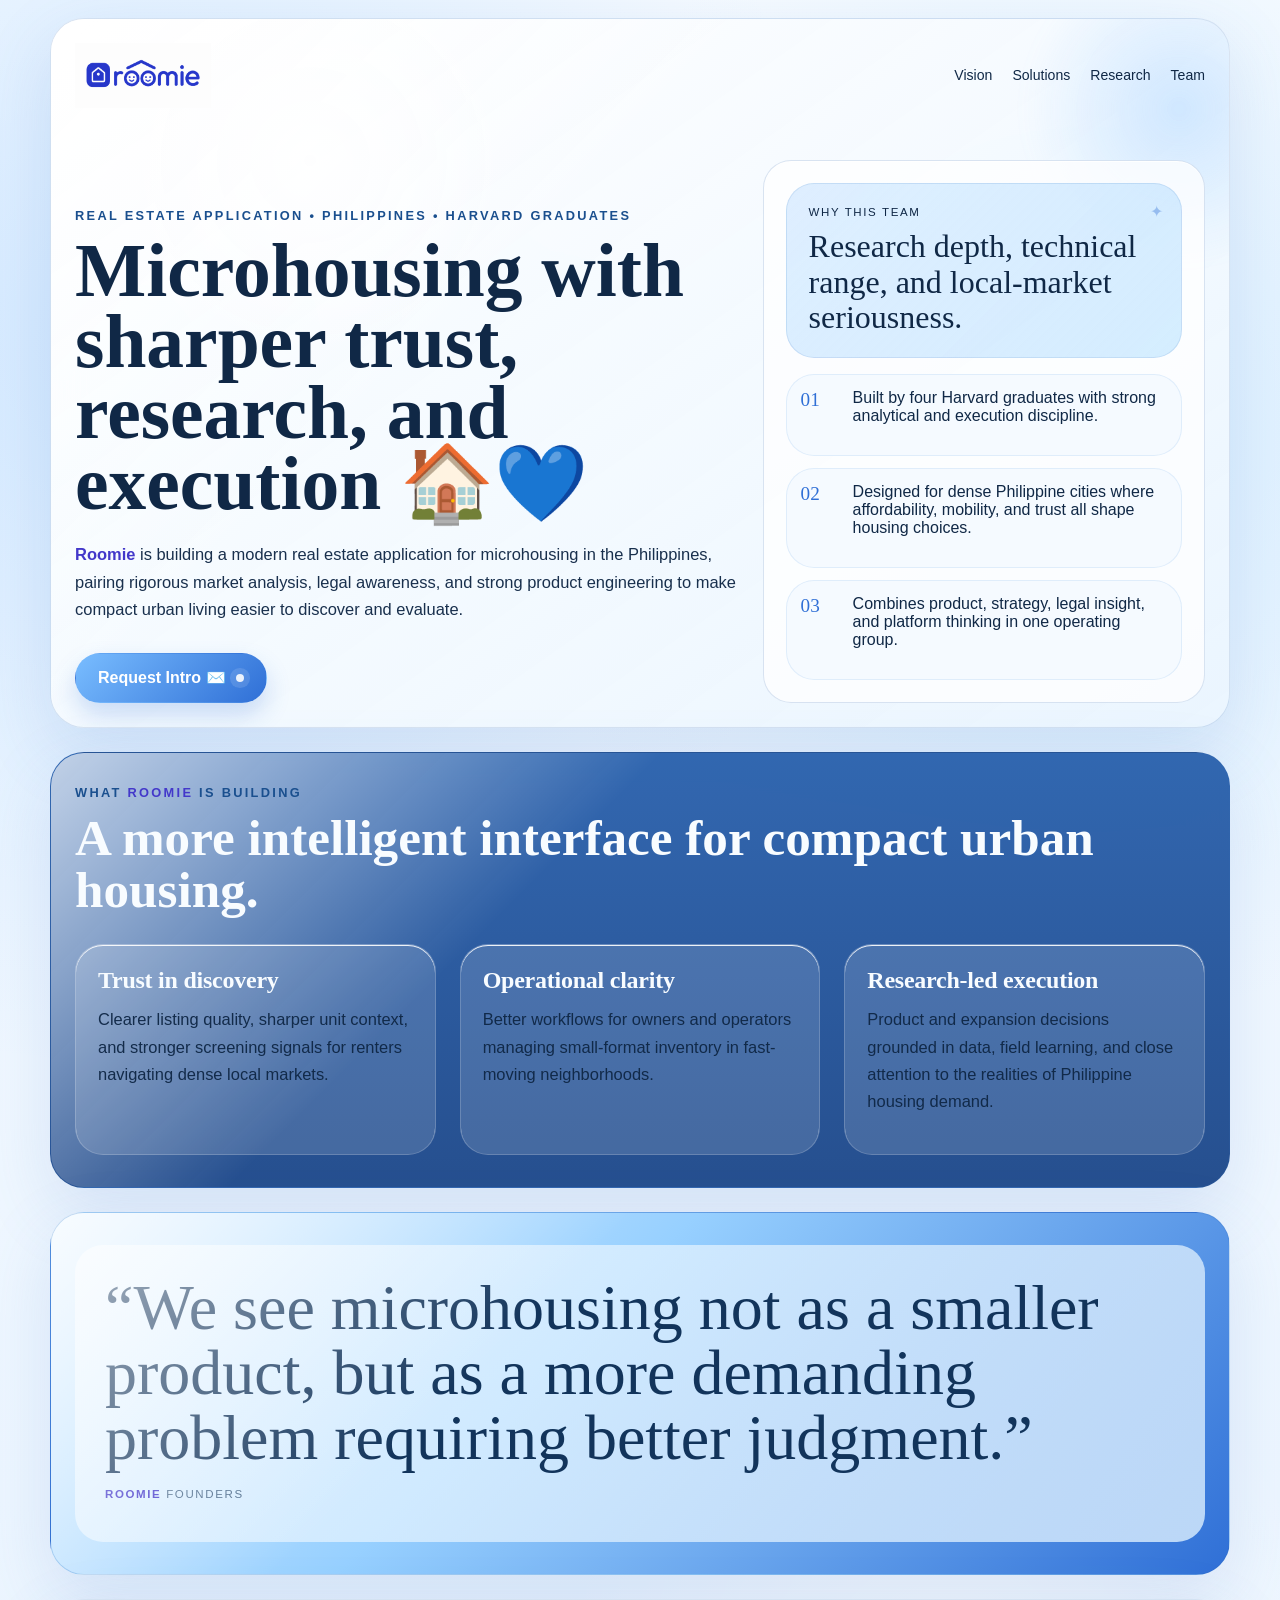
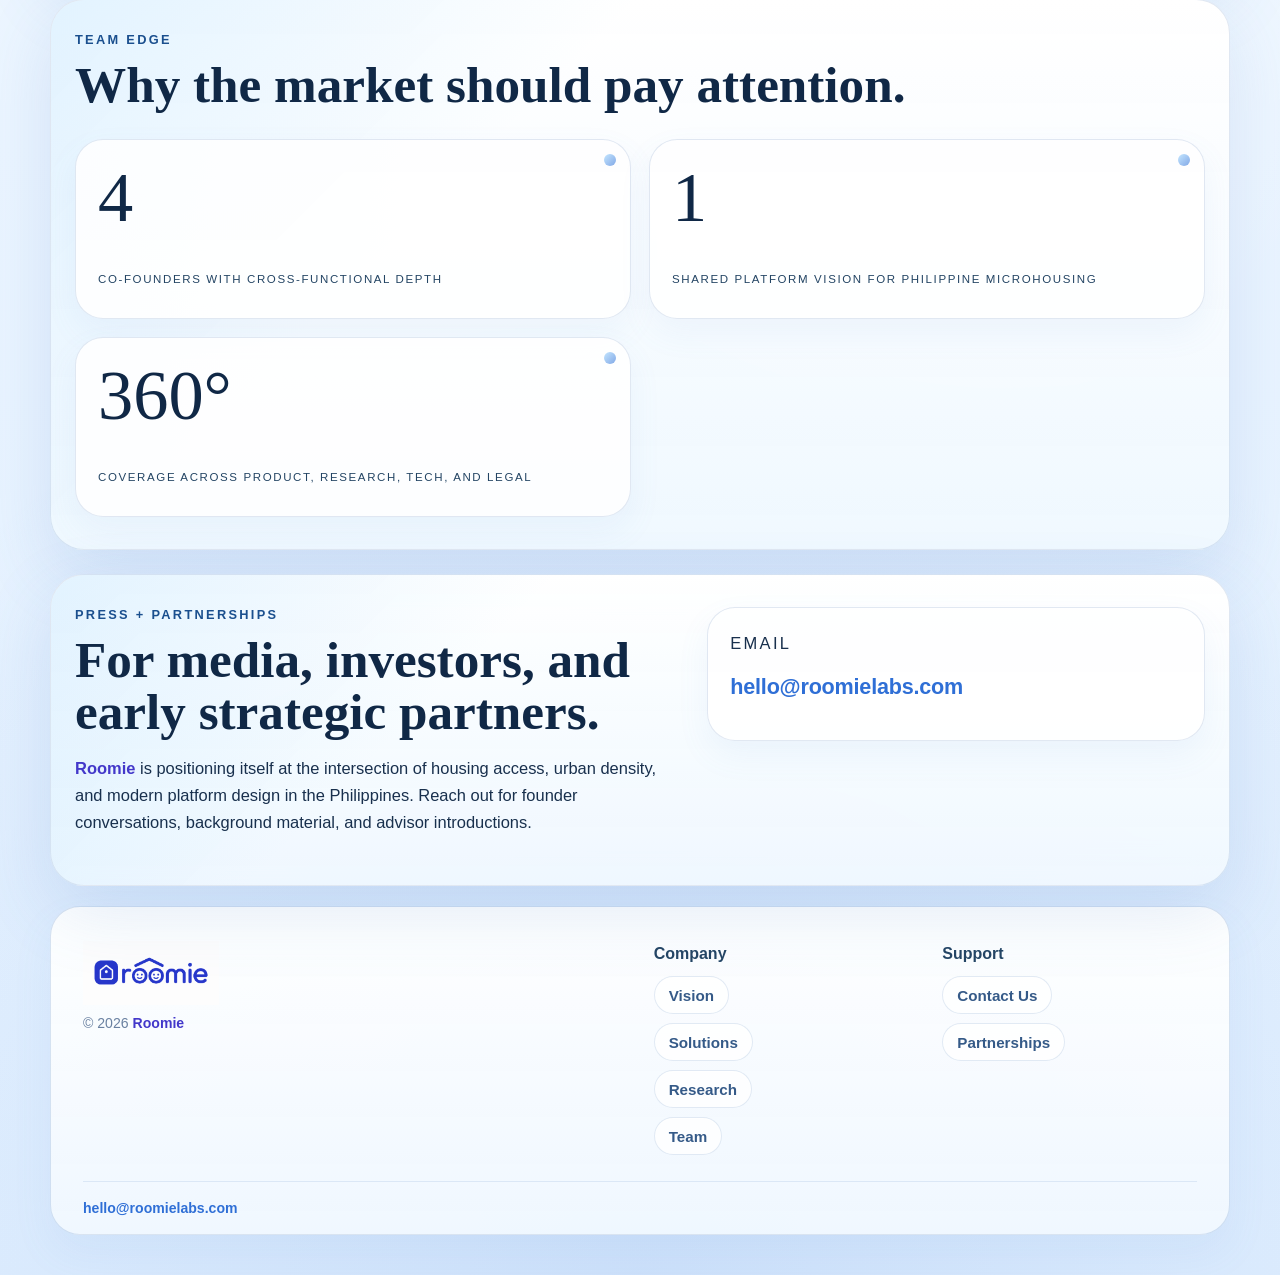
<file: index.html>
<!DOCTYPE html>
<html lang="en">
  <head>
    <meta charset="UTF-8" />
    <meta name="viewport" content="width=device-width, initial-scale=1.0" />
    <title>Roomie | Microhousing Intelligence for the Philippines</title>
    <meta
      name="description"
      content="Roomie is a Philippines-focused microhousing platform founded by four Harvard graduates combining legal, research, analytical, and technical strength."
    />
    <link rel="icon" type="image/png" href="assets/browser_icon_logo.png" />
    <link rel="apple-touch-icon" href="assets/browser_icon_logo.png" />

    <link rel="stylesheet" href="styles.css" />
  </head>
  <body>
    <div class="page-shell">
      <header class="hero hero-home">
        <nav class="topbar">
          <div class="brand">
            <a href="#vision"><img class="brand-mark" src="assets/logo-draft.png" alt="Roomie logo" /></a>
          </div>
          <div class="topbar-links">
            <a href="#vision">Vision</a>
            <a href="solutions.html">Solutions</a>
            <a href="research.html">Research</a>
            <a href="team.html">Team</a>
          </div>
        </nav>

        <section class="hero-grid">
          <div class="hero-copy">
            <p class="eyebrow">Real Estate Application • Philippines • Harvard Graduates</p>
            <h1 class="hero-title">
              Microhousing with sharper trust, research, and execution
              <span class="emoji-pair">🏠💙</span>
            </h1>
            <p class="hero-text">
              <strong>Roomie</strong> is building a modern real estate application for
              microhousing in the Philippines, pairing rigorous market analysis,
              legal awareness, and strong product engineering to make compact
              urban living easier to discover and evaluate.
            </p>
            <div class="hero-actions">
              <a class="button button-primary" href="#contact">Request Intro ✉️</a>
            </div>
          </div>

          <div class="hero-panel">
            <div class="stat-card">
              <p class="stat-label">Why This Team</p>
              <div class="stat-value">Research depth, technical range, and local-market seriousness.</div>
            </div>
            <div class="hero-notes">
              <article>
                <span>01</span>
                <p>Built by four Harvard graduates with strong analytical and execution discipline.</p>
              </article>
              <article>
                <span>02</span>
                <p>Designed for dense Philippine cities where affordability, mobility, and trust all shape housing choices.</p>
              </article>
              <article>
                <span>03</span>
                <p>Combines product, strategy, legal insight, and platform thinking in one operating group.</p>
              </article>
            </div>
          </div>
        </section>

      </header>

      <main>
        <section class="section section-dark" id="vision">
          <div class="section-heading">
            <p class="eyebrow">What <strong>Roomie</strong> Is Building</p>
            <h2>A more intelligent interface for compact urban housing.</h2>
          </div>
          <div class="opportunity-grid">
            <article class="feature-card reveal">
              <h3>Trust in discovery</h3>
              <p>
                Clearer listing quality, sharper unit context, and stronger
                screening signals for renters navigating dense local markets.
              </p>
            </article>
            <article class="feature-card reveal">
              <h3>Operational clarity</h3>
              <p>
                Better workflows for owners and operators managing small-format
                inventory in fast-moving neighborhoods.
              </p>
            </article>
            <article class="feature-card reveal">
              <h3>Research-led execution</h3>
              <p>
                Product and expansion decisions grounded in data, field
                learning, and close attention to the realities of Philippine
                housing demand.
              </p>
            </article>
          </div>
        </section>

        <section class="section section-accent">
          <div class="quote-block">
            <p class="quote">
              “We see microhousing not as a smaller product, but as a more
              demanding problem requiring better judgment.”
            </p>
            <p class="quote-credit"><strong>Roomie</strong> founders</p>
          </div>
        </section>

        <section class="section section-light">
          <div class="section-heading">
            <p class="eyebrow">Team Edge</p>
            <h2>Why the market should pay attention.</h2>
          </div>
          <div class="metrics-grid">
            <article class="metric-card reveal">
              <p class="metric-value">4</p>
              <p class="metric-label">Co-founders with cross-functional depth</p>
            </article>
            <article class="metric-card reveal">
              <p class="metric-value">1</p>
              <p class="metric-label">Shared platform vision for Philippine microhousing</p>
            </article>
            <article class="metric-card reveal">
              <p class="metric-value">360°</p>
              <p class="metric-label">Coverage across product, research, tech, and legal</p>
            </article>
          </div>
        </section>

        <section class="section section-light" id="contact">
          <div class="contact-layout">
            <div class="section-heading compact">
              <p class="eyebrow">Press + Partnerships</p>
              <h2>For media, investors, and early strategic partners.</h2>
              <p class="contact-copy">
                <strong>Roomie</strong> is positioning itself at the intersection of housing
                access, urban density, and modern platform design in the
                Philippines. Reach out for founder conversations, background
                material, and advisor introductions.
              </p>
            </div>
            <div class="contact-card reveal is-visible">
              <p class="contact-label">Email</p>
              <a href="mailto:hello@roomielabs.com">hello@roomielabs.com</a>
            </div>
          </div>
        </section>
      </main>

      <footer class="site-footer">
        <div class="site-footer-top">
          <div class="site-footer-brand">
            <a href="#vision"><img class="brand-mark" src="assets/logo-draft.png" alt="Roomie logo" /></a>
            <p class="site-footer-legal">© 2026 <strong>Roomie</strong></p>
          </div>
          <div class="site-footer-grid">
            <div class="site-footer-column">
              <p class="site-footer-label">Company</p>
              <a href="index.html#vision">Vision</a>
              <a href="solutions.html">Solutions</a>
              <a href="research.html">Research</a>
              <a href="team.html">Team</a>
            </div>
            <div class="site-footer-column">
              <p class="site-footer-label">Support</p>
              <a href="mailto:hello@roomielabs.com">Contact Us</a>
              <a href="partners.html">Partnerships</a>
            </div>
          </div>
        </div>
        <div class="site-footer-bottom">
          <p><a href="mailto:hello@roomielabs.com">hello@roomielabs.com</a></p>
        </div>
      </footer>
    </div>

    <script src="script.js"></script>
  </body>
</html>
</file>
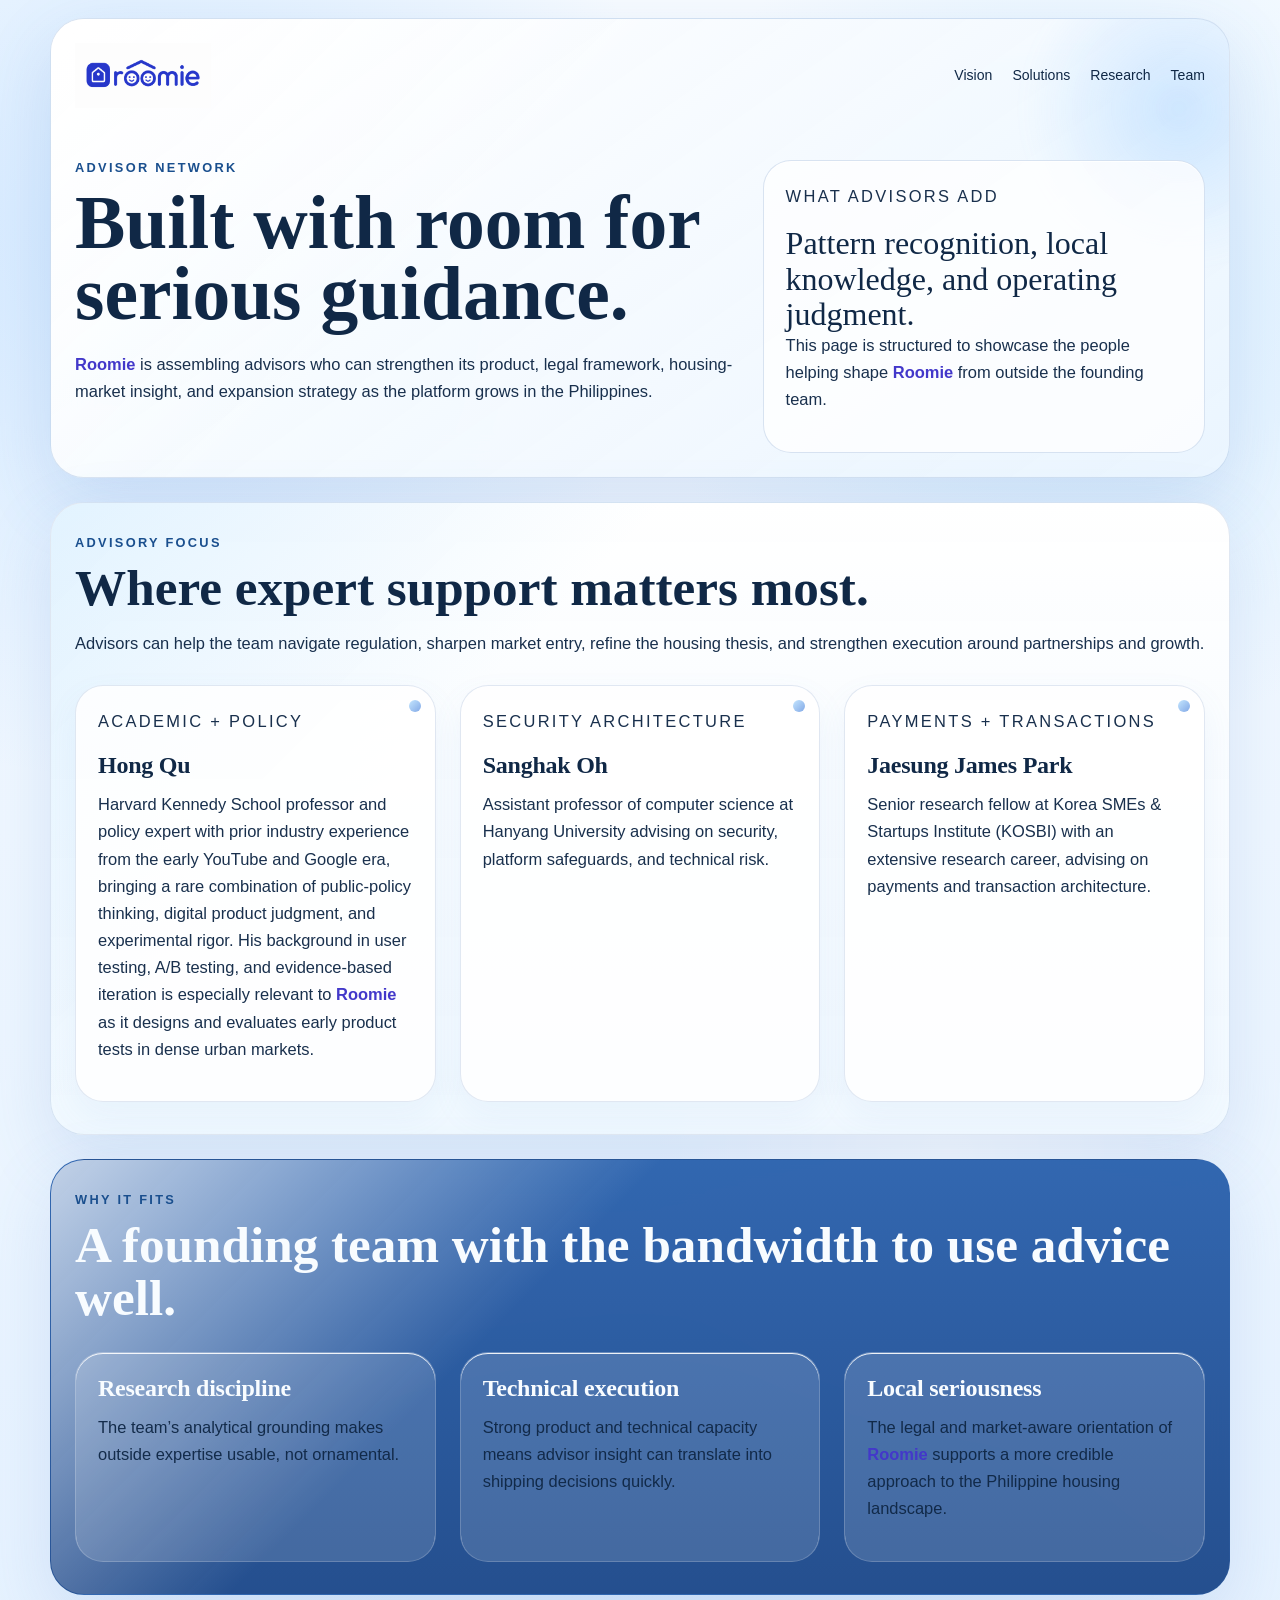
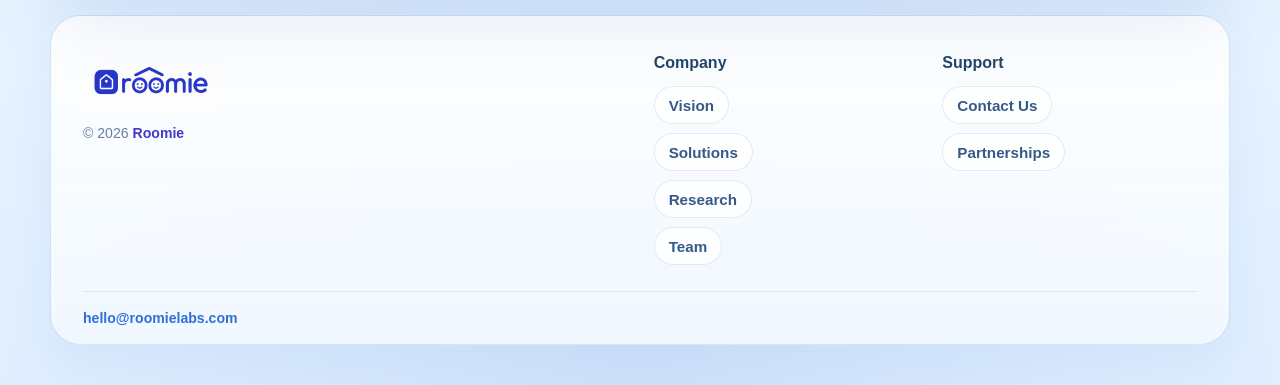
<file: advisers.html>
<!DOCTYPE html>
<html lang="en">
  <head>
    <meta charset="UTF-8" />
    <meta name="viewport" content="width=device-width, initial-scale=1.0" />
    <title>Roomie | Advisors</title>
    <meta
      name="description"
      content="Advisors supporting Roomie across housing, law, market expansion, and platform strategy."
    />
    <link rel="icon" type="image/png" href="assets/browser_icon_logo.png" />
    <link rel="apple-touch-icon" href="assets/browser_icon_logo.png" />

    <link rel="stylesheet" href="styles.css" />
  </head>
  <body>
    <div class="page-shell">
      <header class="hero hero-page">
        <nav class="topbar">
          <div class="brand">
            <a href="index.html#vision"><img class="brand-mark" src="assets/logo-draft.png" alt="Roomie logo" /></a>
          </div>
          <div class="topbar-links">
            <a href="index.html#vision">Vision</a>
            <a href="solutions.html">Solutions</a>
            <a href="research.html">Research</a>
            <a href="team.html">Team</a>
          </div>
        </nav>

        <section class="page-intro">
          <div>
            <p class="eyebrow">Advisor Network</p>
            <h1>Built with room for serious guidance.</h1>
            <p class="hero-text">
              <strong>Roomie</strong> is assembling advisors who can strengthen its product,
              legal framework, housing-market insight, and expansion strategy as
              the platform grows in the Philippines.
            </p>
          </div>
          <div class="adviser-panel">
            <p class="stat-label">What advisors add</p>
            <div class="stat-value">Pattern recognition, local knowledge, and operating judgment.</div>
            <p>
              This page is structured to showcase the people helping shape
              <strong>Roomie</strong> from outside the founding team.
            </p>
          </div>
        </section>
      </header>

      <main>
        <section class="section section-light">
          <div class="section-heading">
            <p class="eyebrow">Advisory Focus</p>
            <h2>Where expert support matters most.</h2>
            <p class="section-copy">
              Advisors can help the team navigate regulation, sharpen market
              entry, refine the housing thesis, and strengthen execution around
              partnerships and growth.
            </p>
          </div>
          <div class="advisers-grid">
            <article class="adviser-card reveal">
              <p class="adviser-role">Academic + Policy</p>
              <h3>Hong Qu</h3>
              <p>
                Harvard Kennedy School professor and policy expert with prior
                industry experience from the early YouTube and Google era,
                bringing a rare combination of public-policy thinking, digital
                product judgment, and experimental rigor. His background in
                user testing, A/B testing, and evidence-based iteration is
                especially relevant to <strong>Roomie</strong> as it designs and evaluates
                early product tests in dense urban markets.
              </p>
            </article>
            <article class="adviser-card reveal">
              <p class="adviser-role">Security Architecture</p>
              <h3>Sanghak Oh</h3>
              <p>
                Assistant professor of computer science at Hanyang University
                advising on security, platform safeguards, and technical risk.
              </p>
            </article>
            <article class="adviser-card reveal">
              <p class="adviser-role">Payments + Transactions</p>
              <h3>Jaesung James Park</h3>
              <p>
                Senior research fellow at Korea SMEs & Startups Institute (KOSBI)
                with an extensive research career,
                advising on payments and transaction architecture.
              </p>
            </article>
          </div>
        </section>

        <section class="section section-dark">
          <div class="section-heading">
            <p class="eyebrow">Why It Fits</p>
            <h2>A founding team with the bandwidth to use advice well.</h2>
          </div>
          <div class="opportunity-grid">
            <article class="feature-card reveal">
              <h3>Research discipline</h3>
              <p>
                The team’s analytical grounding makes outside expertise usable,
                not ornamental.
              </p>
            </article>
            <article class="feature-card reveal">
              <h3>Technical execution</h3>
              <p>
                Strong product and technical capacity means advisor insight can
                translate into shipping decisions quickly.
              </p>
            </article>
            <article class="feature-card reveal">
              <h3>Local seriousness</h3>
              <p>
                The legal and market-aware orientation of <strong>Roomie</strong> supports a
                more credible approach to the Philippine housing landscape.
              </p>
            </article>
          </div>
        </section>
      </main>

      <footer class="site-footer">
        <div class="site-footer-top">
          <div class="site-footer-brand">
            <a href="index.html#vision"><img class="brand-mark" src="assets/logo-draft.png" alt="Roomie logo" /></a>
            <p class="site-footer-legal">© 2026 <strong>Roomie</strong></p>
          </div>
          <div class="site-footer-grid">
            <div class="site-footer-column">
              <p class="site-footer-label">Company</p>
              <a href="index.html#vision">Vision</a>
              <a href="solutions.html">Solutions</a>
              <a href="research.html">Research</a>
              <a href="team.html">Team</a>
            </div>
            <div class="site-footer-column">
              <p class="site-footer-label">Support</p>
              <a href="mailto:hello@roomielabs.com">Contact Us</a>
              <a href="partners.html">Partnerships</a>
            </div>
          </div>
        </div>
        <div class="site-footer-bottom">
          <p><a href="mailto:hello@roomielabs.com">hello@roomielabs.com</a></p>
        </div>
      </footer>
    </div>

    <script src="script.js"></script>
  </body>
</html>
</file>
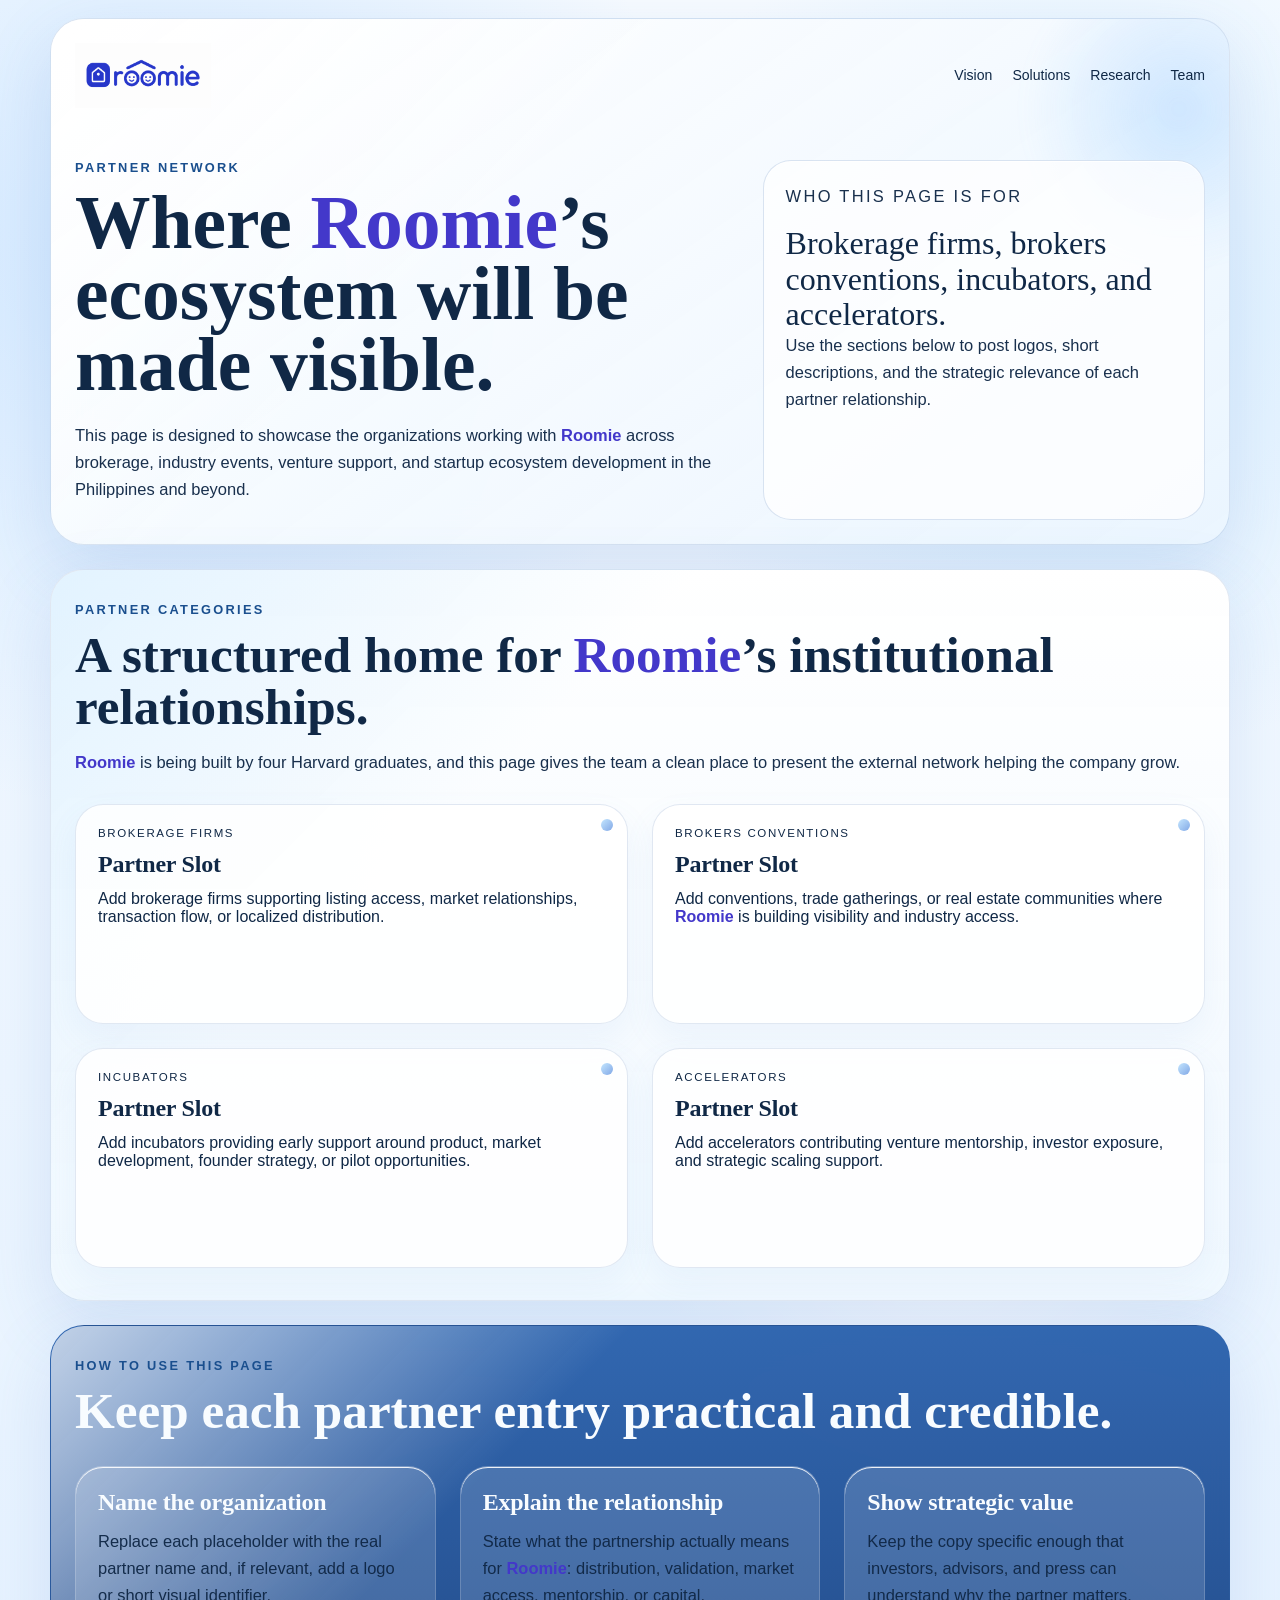
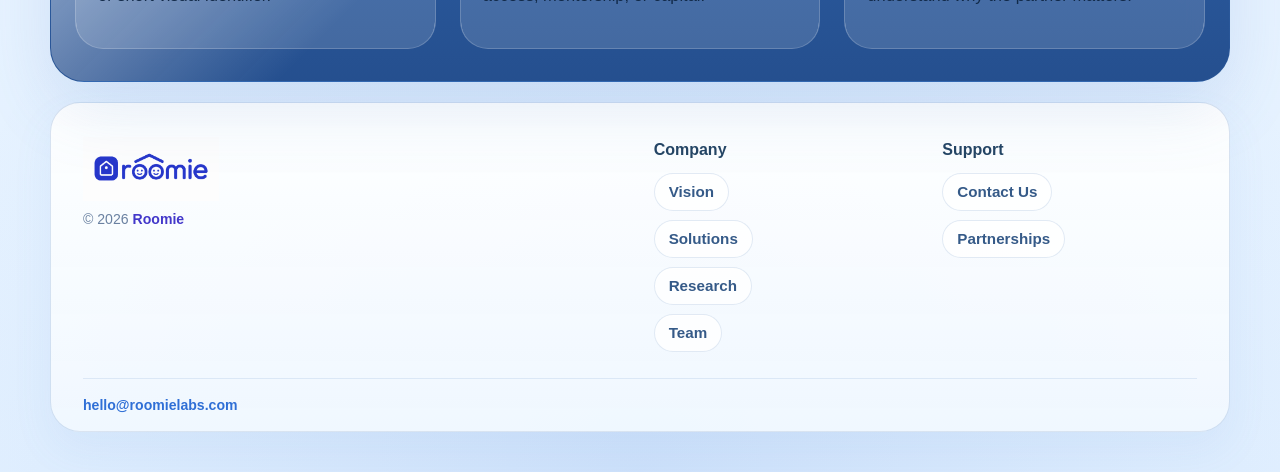
<file: partners.html>
<!DOCTYPE html>
<html lang="en">
  <head>
    <meta charset="UTF-8" />
    <meta name="viewport" content="width=device-width, initial-scale=1.0" />
    <title>Roomie | Partners</title>
    <meta
      name="description"
      content="Partners page for Roomie covering brokerage firms, brokers conventions, incubators, and accelerators."
    />
    <link rel="icon" type="image/png" href="assets/browser_icon_logo.png" />
    <link rel="apple-touch-icon" href="assets/browser_icon_logo.png" />

    <link rel="stylesheet" href="styles.css" />
  </head>
  <body>
    <div class="page-shell">
      <header class="hero hero-page">
        <nav class="topbar">
          <div class="brand">
            <a href="index.html#vision"><img class="brand-mark" src="assets/logo-draft.png" alt="Roomie logo" /></a>
          </div>
          <div class="topbar-links">
            <a href="index.html#vision">Vision</a>
            <a href="solutions.html">Solutions</a>
            <a href="research.html">Research</a>
            <a href="team.html">Team</a>
          </div>
        </nav>

        <section class="page-intro">
          <div>
            <p class="eyebrow">Partner Network</p>
            <h1>Where <strong>Roomie</strong>’s ecosystem will be made visible.</h1>
            <p class="hero-text">
              This page is designed to showcase the organizations working with
              <strong>Roomie</strong> across brokerage, industry events, venture support, and
              startup ecosystem development in the Philippines and beyond.
            </p>
          </div>
          <div class="adviser-panel">
            <p class="stat-label">Who this page is for</p>
            <div class="stat-value">Brokerage firms, brokers conventions, incubators, and accelerators.</div>
            <p>
              Use the sections below to post logos, short descriptions, and the
              strategic relevance of each partner relationship.
            </p>
          </div>
        </section>
      </header>

      <main>
        <section class="section section-light">
          <div class="section-heading">
            <p class="eyebrow">Partner Categories</p>
            <h2>A structured home for <strong>Roomie</strong>’s institutional relationships.</h2>
            <p class="section-copy">
              <strong>Roomie</strong> is being built by four Harvard graduates, and this page
              gives the team a clean place to present the external network
              helping the company grow.
            </p>
          </div>
          <div class="partners-grid">
            <article class="partner-card reveal">
              <p class="adviser-role">Brokerage Firms</p>
              <h3>Partner Slot</h3>
              <p>
                Add brokerage firms supporting listing access, market
                relationships, transaction flow, or localized distribution.
              </p>
            </article>
            <article class="partner-card reveal">
              <p class="adviser-role">Brokers Conventions</p>
              <h3>Partner Slot</h3>
              <p>
                Add conventions, trade gatherings, or real estate communities
                where <strong>Roomie</strong> is building visibility and industry access.
              </p>
            </article>
            <article class="partner-card reveal">
              <p class="adviser-role">Incubators</p>
              <h3>Partner Slot</h3>
              <p>
                Add incubators providing early support around product, market
                development, founder strategy, or pilot opportunities.
              </p>
            </article>
            <article class="partner-card reveal">
              <p class="adviser-role">Accelerators</p>
              <h3>Partner Slot</h3>
              <p>
                Add accelerators contributing venture mentorship, investor
                exposure, and strategic scaling support.
              </p>
            </article>
          </div>
        </section>

        <section class="section section-dark">
          <div class="section-heading">
            <p class="eyebrow">How To Use This Page</p>
            <h2>Keep each partner entry practical and credible.</h2>
          </div>
          <div class="opportunity-grid">
            <article class="feature-card reveal">
              <h3>Name the organization</h3>
              <p>
                Replace each placeholder with the real partner name and, if
                relevant, add a logo or short visual identifier.
              </p>
            </article>
            <article class="feature-card reveal">
              <h3>Explain the relationship</h3>
              <p>
                State what the partnership actually means for <strong>Roomie</strong>:
                distribution, validation, market access, mentorship, or capital.
              </p>
            </article>
            <article class="feature-card reveal">
              <h3>Show strategic value</h3>
              <p>
                Keep the copy specific enough that investors, advisors, and
                press can understand why the partner matters.
              </p>
            </article>
          </div>
        </section>
      </main>

      <footer class="site-footer">
        <div class="site-footer-top">
          <div class="site-footer-brand">
            <a href="index.html#vision"><img class="brand-mark" src="assets/logo-draft.png" alt="Roomie logo" /></a>
            <p class="site-footer-legal">© 2026 <strong>Roomie</strong></p>
          </div>
          <div class="site-footer-grid">
            <div class="site-footer-column">
              <p class="site-footer-label">Company</p>
              <a href="index.html#vision">Vision</a>
              <a href="solutions.html">Solutions</a>
              <a href="research.html">Research</a>
              <a href="team.html">Team</a>
            </div>
            <div class="site-footer-column">
              <p class="site-footer-label">Support</p>
              <a href="mailto:hello@roomielabs.com">Contact Us</a>
              <a href="partners.html">Partnerships</a>
            </div>
          </div>
        </div>
        <div class="site-footer-bottom">
          <p><a href="mailto:hello@roomielabs.com">hello@roomielabs.com</a></p>
        </div>
      </footer>
    </div>

    <script src="script.js"></script>
  </body>
</html>
</file>
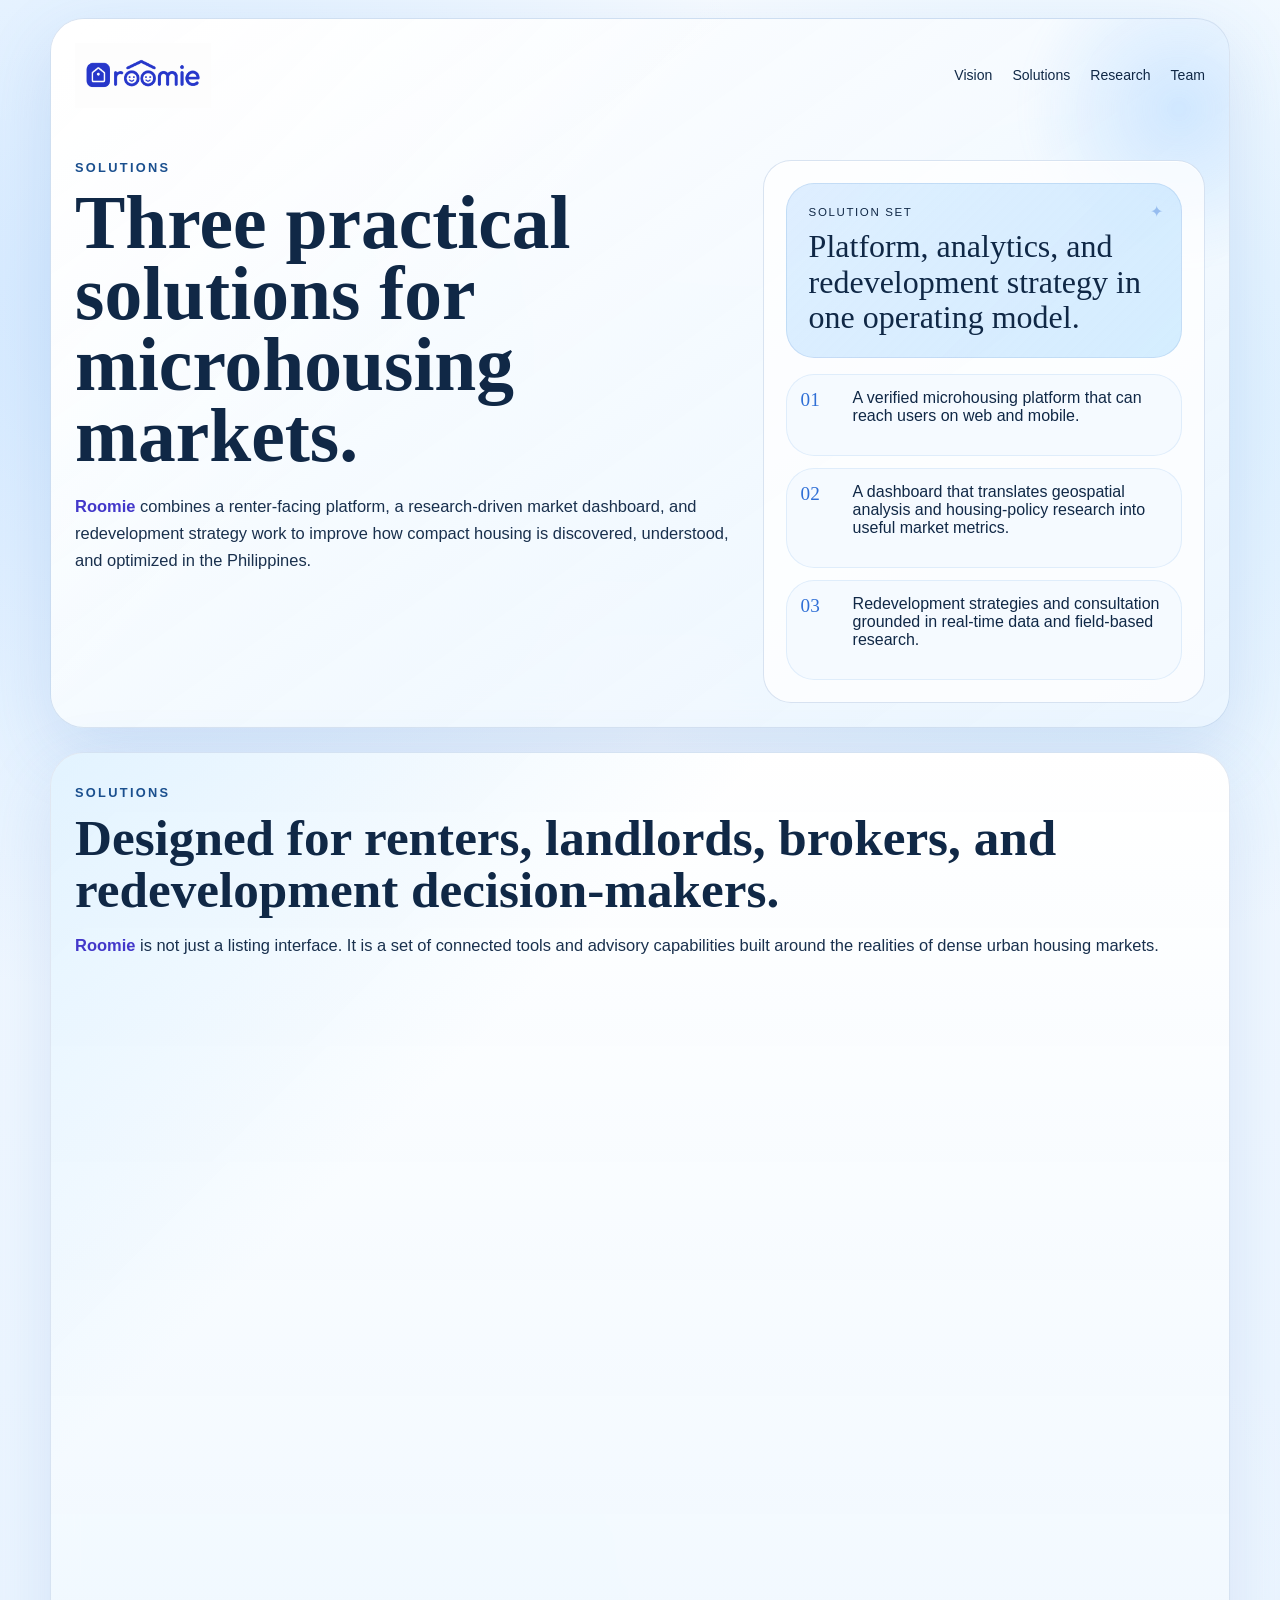
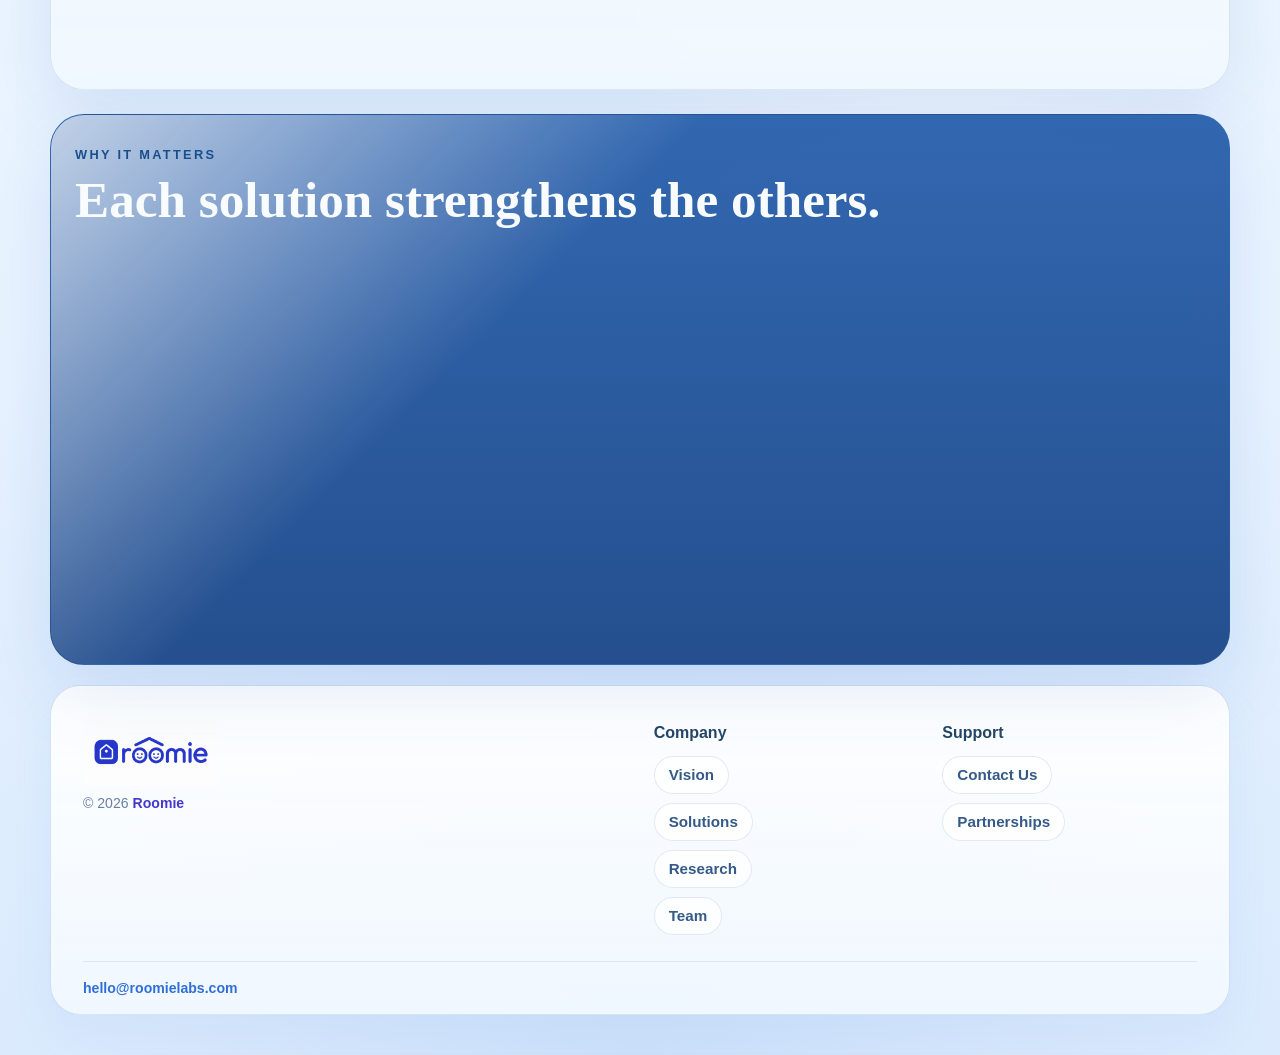
<file: products.html>
<!DOCTYPE html>
<html lang="en">
  <head>
    <meta charset="UTF-8" />
    <meta http-equiv="refresh" content="0; url=solutions.html" />
    <meta name="viewport" content="width=device-width, initial-scale=1.0" />
    <title>Roomie | Solutions</title>
    <meta
      name="description"
      content="Roomie solutions for renter discovery, operator workflows, and housing intelligence."
    />
    <link rel="icon" type="image/png" href="assets/browser_icon_logo.png" />
    <link rel="apple-touch-icon" href="assets/browser_icon_logo.png" />

    <link rel="stylesheet" href="styles.css" />
  </head>
  <body>
    <div class="page-shell">
      <section class="hero hero-page">
        <div class="page-intro page-intro-single">
          <div>
            <p class="eyebrow">Redirecting</p>
            <h1>Solutions</h1>
            <p class="hero-text">
              Continue to <a href="solutions.html"><strong>Solutions</strong></a>.
            </p>
          </div>
        </div>
      </section>
    </div>
  </body>
</html>
</file>
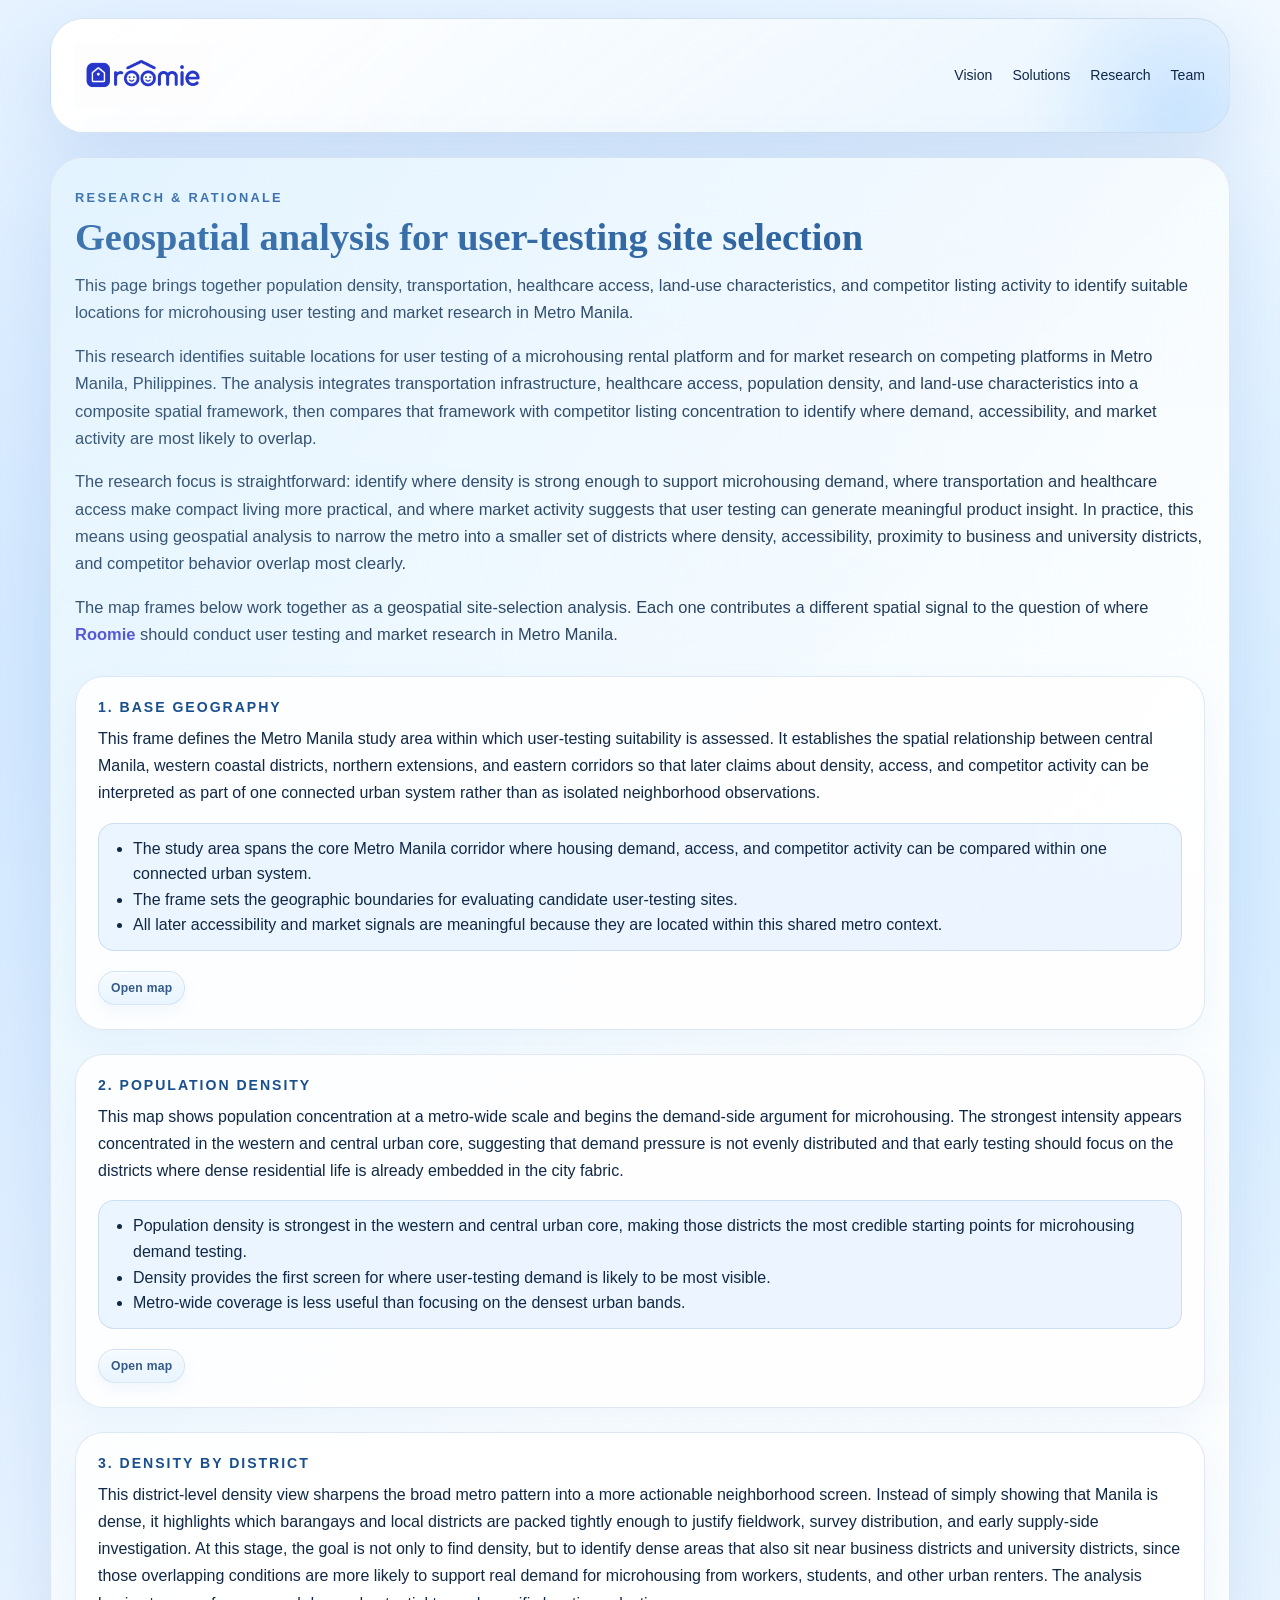
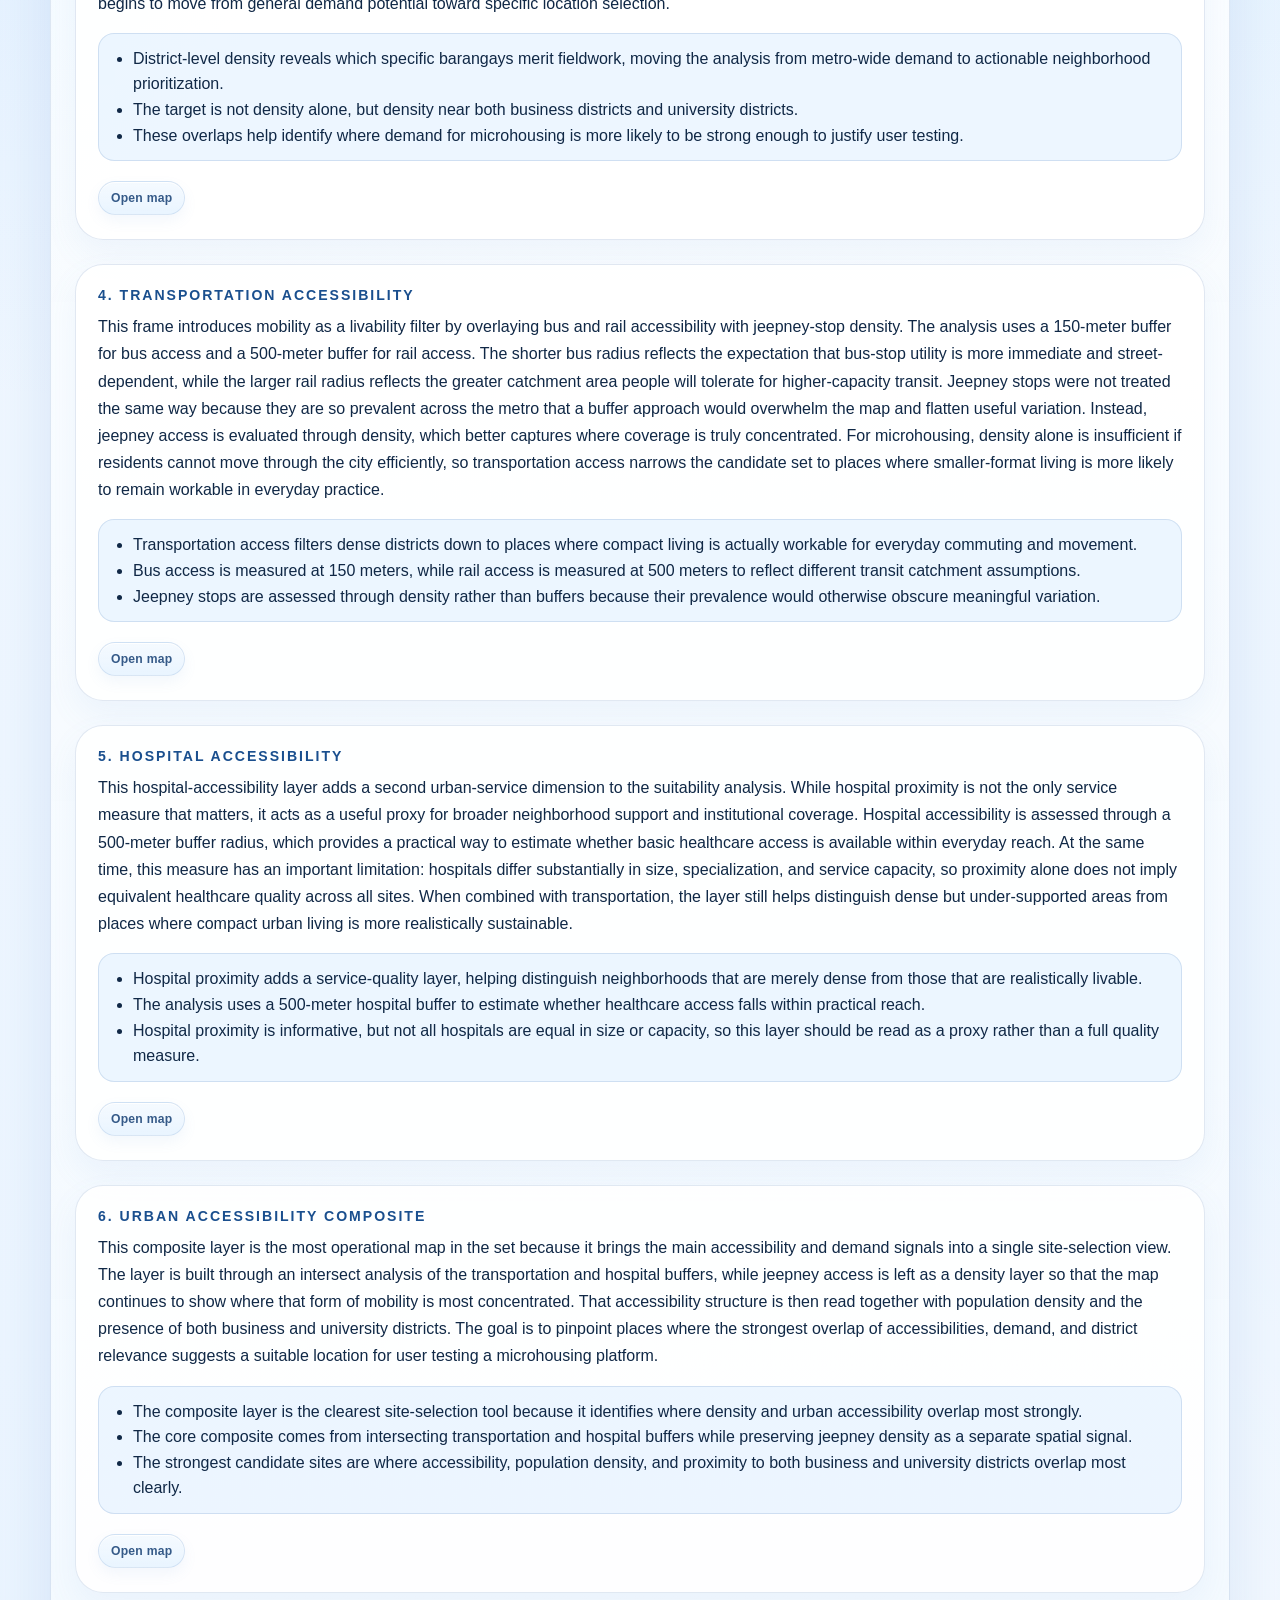
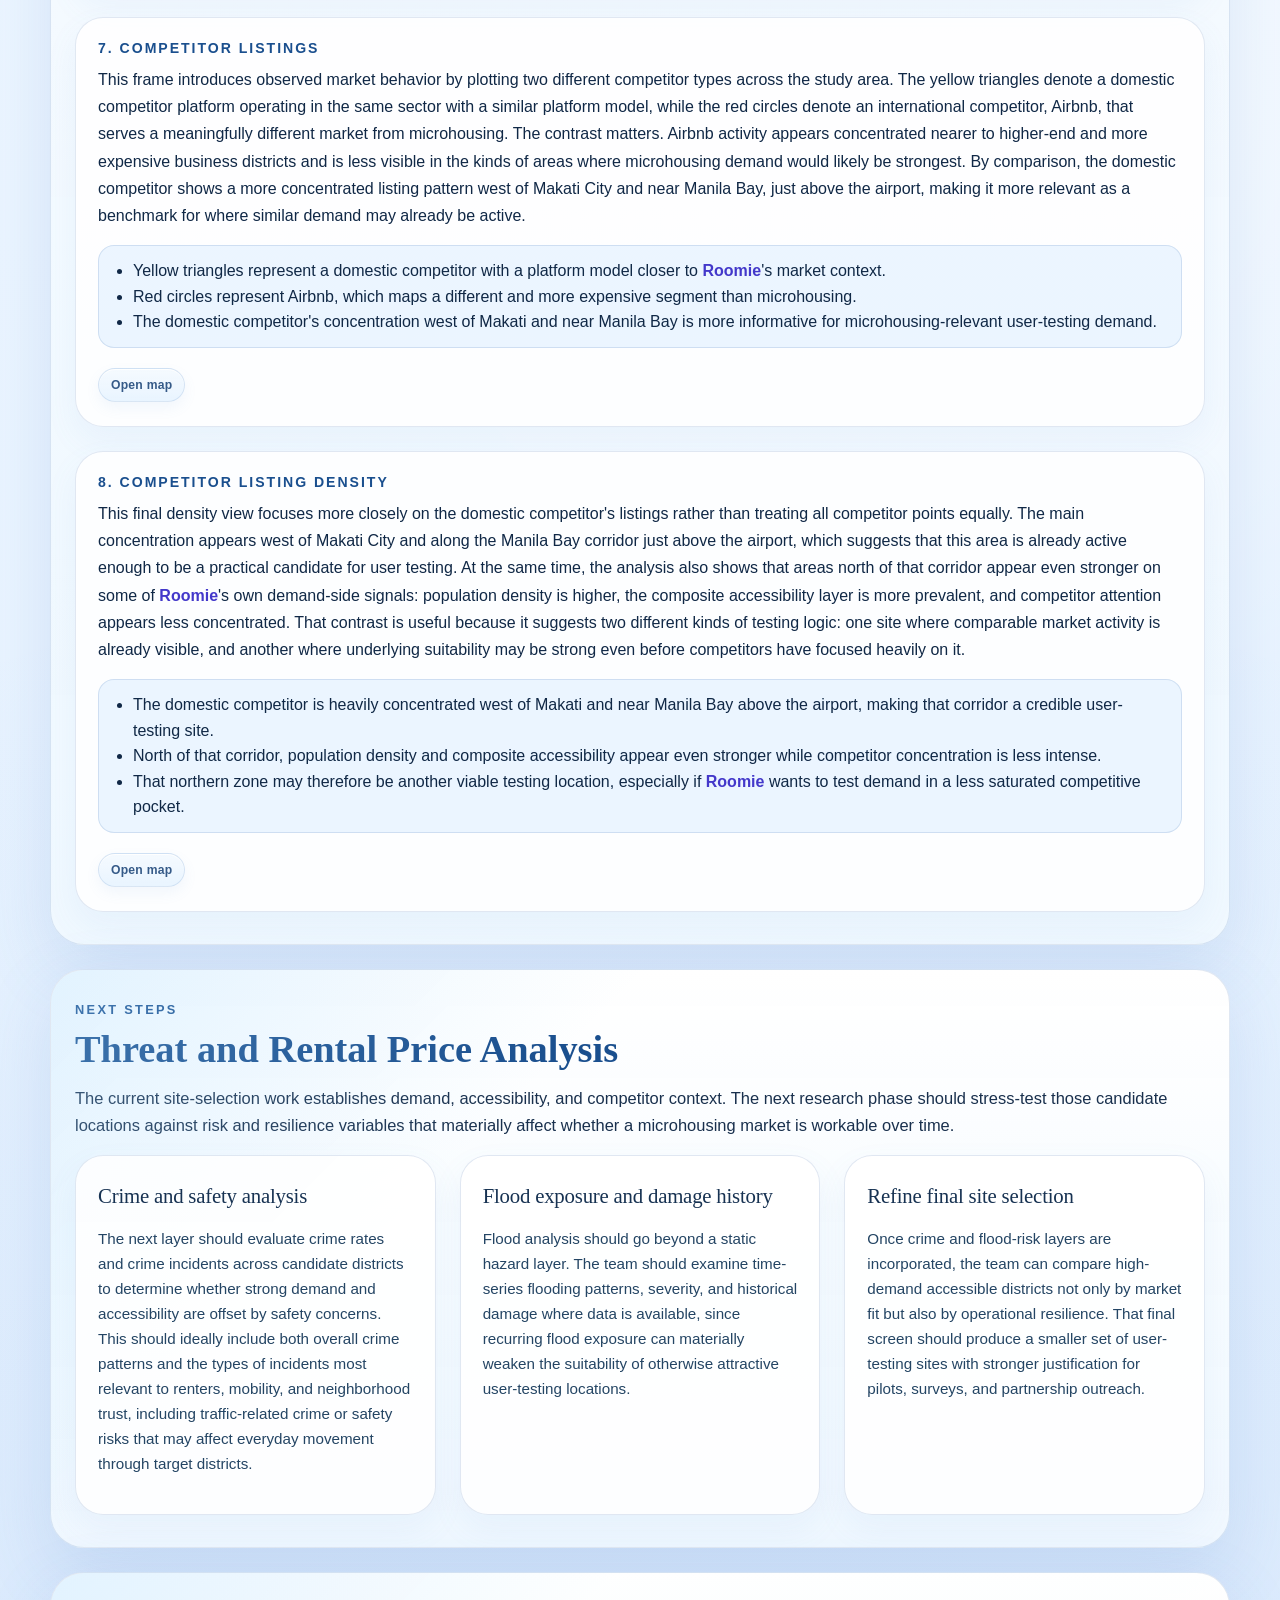
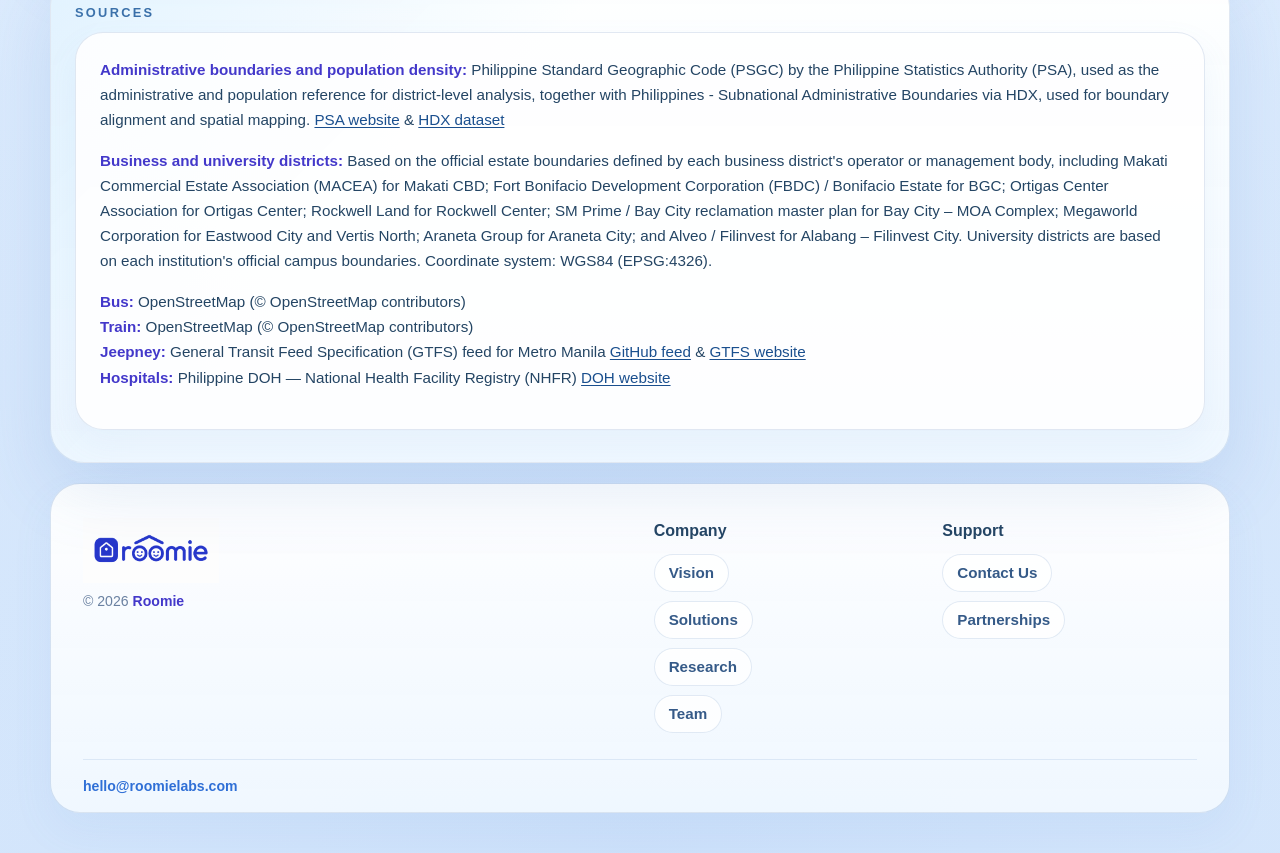
<file: research.html>
<!DOCTYPE html>
<html lang="en">
  <head>
    <meta charset="UTF-8" />
    <meta name="viewport" content="width=device-width, initial-scale=1.0" />
    <title>Roomie | Research & Rationale</title>
    <meta
      name="description"
      content="Research and rationale page for Roomie's Philippine real estate microhousing platform market analysis."
    />
    <link rel="icon" type="image/png" href="assets/browser_icon_logo.png" />
    <link rel="apple-touch-icon" href="assets/browser_icon_logo.png" />

    <link rel="stylesheet" href="styles.css" />
  </head>
  <body>
    <div class="page-shell" id="top">
      <header class="hero hero-page">
        <nav class="topbar">
          <div class="brand">
            <a href="index.html#vision"><img class="brand-mark" src="assets/logo-draft.png" alt="Roomie logo" /></a>
          </div>
          <div class="topbar-links">
            <a href="index.html#vision">Vision</a>
            <a href="solutions.html">Solutions</a>
            <a href="research.html">Research</a>
            <a href="team.html">Team</a>
          </div>
        </nav>

      </header>

      <main>
        <section class="section section-light geospatial-section">
          <div class="research-intro">
            <p class="eyebrow">Research & Rationale</p>
            <h2 class="research-intro-title">
              Geospatial analysis for user-testing site selection
            </h2>
            <p class="hero-text">
              This page brings together population density, transportation,
              healthcare access, land-use characteristics, and competitor
              listing activity to identify suitable locations for microhousing
              user testing and market research in Metro Manila.
            </p>
            <p class="hero-text">
              This research identifies suitable locations for user testing of a
              microhousing rental platform and for market research on competing
              platforms in Metro Manila, Philippines. The analysis integrates
              transportation infrastructure, healthcare access, population
              density, and land-use characteristics into a composite spatial
              framework, then compares that framework with competitor listing
              concentration to identify where demand, accessibility, and market
              activity are most likely to overlap.
            </p>
            <p class="hero-text">
              The research focus is straightforward: identify where density is
              strong enough to support microhousing demand, where
              transportation and healthcare access make compact living more
              practical, and where market activity suggests that user testing
              can generate meaningful product insight. In practice, this means
              using geospatial analysis to narrow the metro into a smaller set
              of districts where density, accessibility, proximity to business
              and university districts, and competitor behavior overlap most
              clearly.
            </p>
            <p class="hero-text">
              The map frames below work together as a geospatial
              site-selection analysis. Each one contributes a different spatial
              signal to the question of where <strong>Roomie</strong> should conduct user
              testing and market research in Metro Manila.
            </p>
          </div>
          <div class="map-gallery">
            <article class="map-card reveal">
              <div class="map-card-link">
              <div class="map-copy">
                <p class="block-label">1. Base geography</p>
                <p class="map-analysis">
                  This frame defines the Metro Manila study area within which
                  user-testing suitability is assessed. It establishes the
                  spatial relationship between central Manila, western coastal
                  districts, northern extensions, and eastern corridors so that
                  later claims about density, access, and competitor activity
                  can be interpreted as part of one connected urban system
                  rather than as isolated neighborhood observations.
                </p>
                <ul class="map-insight-list">
                  <li>The study area spans the core Metro Manila corridor where housing demand, access, and competitor activity can be compared within one connected urban system.</li>
                  <li>The frame sets the geographic boundaries for evaluating candidate user-testing sites.</li>
                  <li>All later accessibility and market signals are meaningful because they are located within this shared metro context.</li>
                </ul>
                <a class="map-open-cta" href="#map-modal-1">Open map</a>
              </div>
              </div>
            </article>
            <article class="map-card reveal">
              <div class="map-card-link">
              <div class="map-copy">
                <p class="block-label">2. Population density</p>
                <p class="map-analysis">
                  This map shows population concentration at a metro-wide scale
                  and begins the demand-side argument for microhousing. The
                  strongest intensity appears concentrated in the western and
                  central urban core, suggesting that demand pressure is not
                  evenly distributed and that early testing should focus on the
                  districts where dense residential life is already embedded in
                  the city fabric.
                </p>
                <ul class="map-insight-list">
                  <li>Population density is strongest in the western and central urban core, making those districts the most credible starting points for microhousing demand testing.</li>
                  <li>Density provides the first screen for where user-testing demand is likely to be most visible.</li>
                  <li>Metro-wide coverage is less useful than focusing on the densest urban bands.</li>
                </ul>
                <a class="map-open-cta" href="#map-modal-2">Open map</a>
              </div>
              </div>
            </article>
            <article class="map-card reveal">
              <div class="map-card-link">
              <div class="map-copy">
                <p class="block-label">3. Density by district</p>
                <p class="map-analysis">
                  This district-level density view sharpens the broad metro
                  pattern into a more actionable neighborhood screen. Instead
                  of simply showing that Manila is dense, it highlights which
                  barangays and local districts are packed tightly enough to
                  justify fieldwork, survey distribution, and early supply-side
                  investigation. At this stage, the goal is not only to find
                  density, but to identify dense areas that also sit near
                  business districts and university districts, since those
                  overlapping conditions are more likely to support real demand
                  for microhousing from workers, students, and other urban
                  renters. The analysis begins to move from general demand
                  potential toward specific location selection.
                </p>
                <ul class="map-insight-list">
                  <li>District-level density reveals which specific barangays merit fieldwork, moving the analysis from metro-wide demand to actionable neighborhood prioritization.</li>
                  <li>The target is not density alone, but density near both business districts and university districts.</li>
                  <li>These overlaps help identify where demand for microhousing is more likely to be strong enough to justify user testing.</li>
                </ul>
                <a class="map-open-cta" href="#map-modal-3">Open map</a>
              </div>
              </div>
            </article>
            <article class="map-card reveal">
              <div class="map-card-link">
              <div class="map-copy">
                <p class="block-label">4. Transportation accessibility</p>
                <p class="map-analysis">
                  This frame introduces mobility as a livability filter by
                  overlaying bus and rail accessibility with jeepney-stop
                  density. The analysis uses a 150-meter buffer for bus access
                  and a 500-meter buffer for rail access. The shorter bus
                  radius reflects the expectation that bus-stop utility is more
                  immediate and street-dependent, while the larger rail radius
                  reflects the greater catchment area people will tolerate for
                  higher-capacity transit. Jeepney stops were not treated the
                  same way because they are so prevalent across the metro that a
                  buffer approach would overwhelm the map and flatten useful
                  variation. Instead, jeepney access is evaluated through
                  density, which better captures where coverage is truly
                  concentrated. For microhousing, density alone is insufficient
                  if residents cannot move through the city efficiently, so
                  transportation access narrows the candidate set to places
                  where smaller-format living is more likely to remain workable
                  in everyday practice.
                </p>
                <ul class="map-insight-list">
                  <li>Transportation access filters dense districts down to places where compact living is actually workable for everyday commuting and movement.</li>
                  <li>Bus access is measured at 150 meters, while rail access is measured at 500 meters to reflect different transit catchment assumptions.</li>
                  <li>Jeepney stops are assessed through density rather than buffers because their prevalence would otherwise obscure meaningful variation.</li>
                </ul>
                <a class="map-open-cta" href="#map-modal-4">Open map</a>
              </div>
              </div>
            </article>
            <article class="map-card reveal">
              <div class="map-card-link">
              <div class="map-copy">
                <p class="block-label">5. Hospital accessibility</p>
                <p class="map-analysis">
                  This hospital-accessibility layer adds a second urban-service
                  dimension to the suitability analysis. While hospital
                  proximity is not the only service measure that matters, it
                  acts as a useful proxy for broader neighborhood support and
                  institutional coverage. Hospital accessibility is assessed
                  through a 500-meter buffer radius, which provides a practical
                  way to estimate whether basic healthcare access is available
                  within everyday reach. At the same time, this measure has an
                  important limitation: hospitals differ substantially in size,
                  specialization, and service capacity, so proximity alone does
                  not imply equivalent healthcare quality across all sites. When
                  combined with transportation, the layer still helps
                  distinguish dense but under-supported areas from places where
                  compact urban living is more realistically sustainable.
                </p>
                <ul class="map-insight-list">
                  <li>Hospital proximity adds a service-quality layer, helping distinguish neighborhoods that are merely dense from those that are realistically livable.</li>
                  <li>The analysis uses a 500-meter hospital buffer to estimate whether healthcare access falls within practical reach.</li>
                  <li>Hospital proximity is informative, but not all hospitals are equal in size or capacity, so this layer should be read as a proxy rather than a full quality measure.</li>
                </ul>
                <a class="map-open-cta" href="#map-modal-5">Open map</a>
              </div>
              </div>
            </article>
            <article class="map-card reveal">
              <div class="map-card-link">
              <div class="map-copy">
                <p class="block-label">6. Urban accessibility composite</p>
                <p class="map-analysis">
                  This composite layer is the most operational map in the set
                  because it brings the main accessibility and demand signals
                  into a single site-selection view. The layer is built through
                  an intersect analysis of the transportation and hospital
                  buffers, while jeepney access is left as a density layer so
                  that the map continues to show where that form of mobility is
                  most concentrated. That accessibility structure is then read
                  together with population density and the presence of both
                  business and university districts. The goal is to pinpoint
                  places where the strongest overlap of accessibilities, demand,
                  and district relevance suggests a suitable location for user
                  testing a microhousing platform.
                </p>
                <ul class="map-insight-list">
                  <li>The composite layer is the clearest site-selection tool because it identifies where density and urban accessibility overlap most strongly.</li>
                  <li>The core composite comes from intersecting transportation and hospital buffers while preserving jeepney density as a separate spatial signal.</li>
                  <li>The strongest candidate sites are where accessibility, population density, and proximity to both business and university districts overlap most clearly.</li>
                </ul>
                <a class="map-open-cta" href="#map-modal-6">Open map</a>
              </div>
              </div>
            </article>
            <article class="map-card reveal">
              <div class="map-card-link">
              <div class="map-copy">
                <p class="block-label">7. Competitor listings</p>
                <p class="map-analysis">
                  This frame introduces observed market behavior by plotting two
                  different competitor types across the study area. The yellow
                  triangles denote a domestic competitor platform operating in
                  the same sector with a similar platform model, while the red
                  circles denote an international competitor, Airbnb, that
                  serves a meaningfully different market from microhousing. The
                  contrast matters. Airbnb activity appears concentrated nearer
                  to higher-end and more expensive business districts and is
                  less visible in the kinds of areas where microhousing demand
                  would likely be strongest. By comparison, the domestic
                  competitor shows a more concentrated listing pattern west of
                  Makati City and near Manila Bay, just above the airport,
                  making it more relevant as a benchmark for where similar
                  demand may already be active.
                </p>
                <ul class="map-insight-list">
                  <li>Yellow triangles represent a domestic competitor with a platform model closer to <strong>Roomie</strong>'s market context.</li>
                  <li>Red circles represent Airbnb, which maps a different and more expensive segment than microhousing.</li>
                  <li>The domestic competitor's concentration west of Makati and near Manila Bay is more informative for microhousing-relevant user-testing demand.</li>
                </ul>
                <a class="map-open-cta" href="#map-modal-7">Open map</a>
              </div>
              </div>
            </article>
            <article class="map-card reveal">
              <div class="map-card-link">
              <div class="map-copy">
                <p class="block-label">8. Competitor listing density</p>
                <p class="map-analysis">
                  This final density view focuses more closely on the domestic
                  competitor's listings rather than treating all competitor
                  points equally. The main concentration appears west of Makati
                  City and along the Manila Bay corridor just above the airport,
                  which suggests that this area is already active enough to be a
                  practical candidate for user testing. At the same time, the
                  analysis also shows that areas north of that corridor appear
                  even stronger on some of <strong>Roomie</strong>'s own demand-side signals:
                  population density is higher, the composite accessibility
                  layer is more prevalent, and competitor attention appears less
                  concentrated. That contrast is useful because it suggests two
                  different kinds of testing logic: one site where comparable
                  market activity is already visible, and another where
                  underlying suitability may be strong even before competitors
                  have focused heavily on it.
                </p>
                <ul class="map-insight-list">
                  <li>The domestic competitor is heavily concentrated west of Makati and near Manila Bay above the airport, making that corridor a credible user-testing site.</li>
                  <li>North of that corridor, population density and composite accessibility appear even stronger while competitor concentration is less intense.</li>
                  <li>That northern zone may therefore be another viable testing location, especially if <strong>Roomie</strong> wants to test demand in a less saturated competitive pocket.</li>
                </ul>
                <a class="map-open-cta" href="#map-modal-8">Open map</a>
              </div>
              </div>
            </article>
          </div>
        </section>

        <div class="founder-modal map-modal" id="map-modal-1" style="display: none;">
          <a class="founder-modal-backdrop" href="#top" aria-label="Close map"></a>
          <div class="founder-modal-card map-modal-card" role="dialog" aria-modal="true" aria-labelledby="map-modal-1-title">
            <a class="founder-modal-close" href="#top" aria-label="Close map">×</a>
            <p class="founder-role">Map Frame 1</p>
            <h3 id="map-modal-1-title">Base geography</h3>
            <div class="map-stage">
              <a class="map-nav-arrow arrow-left" href="#map-modal-8" aria-label="Previous map">
                <svg viewBox="0 0 24 24" fill="none" stroke="currentColor" stroke-width="2.5"><polyline points="15 18 9 12 15 6"/></svg>
              </a>
              <img class="map-frame map-frame-modal" src="assets/research-maps/1_UTS_layout_default.png" alt="Base map of Metro Manila study area." />
              <a class="map-nav-arrow arrow-right" href="#map-modal-2" aria-label="Next map">
                <svg viewBox="0 0 24 24" fill="none" stroke="currentColor" stroke-width="2.5"><polyline points="9 18 15 12 9 6"/></svg>
              </a>
              <div class="map-dots">
                <a href="#map-modal-1" class="map-dot active"></a>
                <a href="#map-modal-2" class="map-dot"></a>
                <a href="#map-modal-3" class="map-dot"></a>
                <a href="#map-modal-4" class="map-dot"></a>
                <a href="#map-modal-5" class="map-dot"></a>
                <a href="#map-modal-6" class="map-dot"></a>
                <a href="#map-modal-7" class="map-dot"></a>
                <a href="#map-modal-8" class="map-dot"></a>
              </div>
            </div>
          </div>
        </div>

        <div class="founder-modal map-modal" id="map-modal-2" style="display: none;">
          <a class="founder-modal-backdrop" href="#top" aria-label="Close map"></a>
          <div class="founder-modal-card map-modal-card" role="dialog" aria-modal="true" aria-labelledby="map-modal-2-title">
            <a class="founder-modal-close" href="#top" aria-label="Close map">×</a>
            <p class="founder-role">Map Frame 2</p>
            <h3 id="map-modal-2-title">Population density</h3>
            <div class="map-stage">
              <a class="map-nav-arrow arrow-left" href="#map-modal-1" aria-label="Previous map">
                <svg viewBox="0 0 24 24" fill="none" stroke="currentColor" stroke-width="2.5"><polyline points="15 18 9 12 15 6"/></svg>
              </a>
              <img class="map-frame map-frame-modal" src="assets/research-maps/2_UTS_layout_pop_density.png" alt="Population density map across the study area." />
              <a class="map-nav-arrow arrow-right" href="#map-modal-3" aria-label="Next map">
                <svg viewBox="0 0 24 24" fill="none" stroke="currentColor" stroke-width="2.5"><polyline points="9 18 15 12 9 6"/></svg>
              </a>
              <div class="map-dots">
                <a href="#map-modal-1" class="map-dot"></a>
                <a href="#map-modal-2" class="map-dot active"></a>
                <a href="#map-modal-3" class="map-dot"></a>
                <a href="#map-modal-4" class="map-dot"></a>
                <a href="#map-modal-5" class="map-dot"></a>
                <a href="#map-modal-6" class="map-dot"></a>
                <a href="#map-modal-7" class="map-dot"></a>
                <a href="#map-modal-8" class="map-dot"></a>
              </div>
            </div>
          </div>
        </div>

        <div class="founder-modal map-modal" id="map-modal-3" style="display: none;">
          <a class="founder-modal-backdrop" href="#top" aria-label="Close map"></a>
          <div class="founder-modal-card map-modal-card" role="dialog" aria-modal="true" aria-labelledby="map-modal-3-title">
            <a class="founder-modal-close" href="#top" aria-label="Close map">×</a>
            <p class="founder-role">Map Frame 3</p>
            <h3 id="map-modal-3-title">Density by district</h3>
            <div class="map-stage">
              <a class="map-nav-arrow arrow-left" href="#map-modal-2" aria-label="Previous map">
                <svg viewBox="0 0 24 24" fill="none" stroke="currentColor" stroke-width="2.5"><polyline points="15 18 9 12 15 6"/></svg>
              </a>
              <img class="map-frame map-frame-modal" src="assets/research-maps/3_UTS_layout_pop_density_districts.png" alt="Population density by district map." />
              <a class="map-nav-arrow arrow-right" href="#map-modal-4" aria-label="Next map">
                <svg viewBox="0 0 24 24" fill="none" stroke="currentColor" stroke-width="2.5"><polyline points="9 18 15 12 9 6"/></svg>
              </a>
              <div class="map-dots">
                <a href="#map-modal-1" class="map-dot"></a>
                <a href="#map-modal-2" class="map-dot"></a>
                <a href="#map-modal-3" class="map-dot active"></a>
                <a href="#map-modal-4" class="map-dot"></a>
                <a href="#map-modal-5" class="map-dot"></a>
                <a href="#map-modal-6" class="map-dot"></a>
                <a href="#map-modal-7" class="map-dot"></a>
                <a href="#map-modal-8" class="map-dot"></a>
              </div>
            </div>
          </div>
        </div>

        <div class="founder-modal map-modal" id="map-modal-4" style="display: none;">
          <a class="founder-modal-backdrop" href="#top" aria-label="Close map"></a>
          <div class="founder-modal-card map-modal-card" role="dialog" aria-modal="true" aria-labelledby="map-modal-4-title">
            <a class="founder-modal-close" href="#top" aria-label="Close map">×</a>
            <p class="founder-role">Map Frame 4</p>
            <h3 id="map-modal-4-title">Transportation accessibility</h3>
            <div class="map-stage">
              <a class="map-nav-arrow arrow-left" href="#map-modal-3" aria-label="Previous map">
                <svg viewBox="0 0 24 24" fill="none" stroke="currentColor" stroke-width="2.5"><polyline points="15 18 9 12 15 6"/></svg>
              </a>
              <img class="map-frame map-frame-modal" src="assets/research-maps/4_UTS_layout_transportation_accessibility.png" alt="Transportation accessibility overlay." />
              <a class="map-nav-arrow arrow-right" href="#map-modal-5" aria-label="Next map">
                <svg viewBox="0 0 24 24" fill="none" stroke="currentColor" stroke-width="2.5"><polyline points="9 18 15 12 9 6"/></svg>
              </a>
              <div class="map-dots">
                <a href="#map-modal-1" class="map-dot"></a>
                <a href="#map-modal-2" class="map-dot"></a>
                <a href="#map-modal-3" class="map-dot"></a>
                <a href="#map-modal-4" class="map-dot active"></a>
                <a href="#map-modal-5" class="map-dot"></a>
                <a href="#map-modal-6" class="map-dot"></a>
                <a href="#map-modal-7" class="map-dot"></a>
                <a href="#map-modal-8" class="map-dot"></a>
              </div>
            </div>
          </div>
        </div>

        <div class="founder-modal map-modal" id="map-modal-5" style="display: none;">
          <a class="founder-modal-backdrop" href="#top" aria-label="Close map"></a>
          <div class="founder-modal-card map-modal-card" role="dialog" aria-modal="true" aria-labelledby="map-modal-5-title">
            <a class="founder-modal-close" href="#top" aria-label="Close map">×</a>
            <p class="founder-role">Map Frame 5</p>
            <h3 id="map-modal-5-title">Hospital accessibility</h3>
            <div class="map-stage">
              <a class="map-nav-arrow arrow-left" href="#map-modal-4" aria-label="Previous map">
                <svg viewBox="0 0 24 24" fill="none" stroke="currentColor" stroke-width="2.5"><polyline points="15 18 9 12 15 6"/></svg>
              </a>
              <img class="map-frame map-frame-modal" src="assets/research-maps/5_UTS_layout_hospital_accessibility.png" alt="Hospital accessibility overlay." />
              <a class="map-nav-arrow arrow-right" href="#map-modal-6" aria-label="Next map">
                <svg viewBox="0 0 24 24" fill="none" stroke="currentColor" stroke-width="2.5"><polyline points="9 18 15 12 9 6"/></svg>
              </a>
              <div class="map-dots">
                <a href="#map-modal-1" class="map-dot"></a>
                <a href="#map-modal-2" class="map-dot"></a>
                <a href="#map-modal-3" class="map-dot"></a>
                <a href="#map-modal-4" class="map-dot"></a>
                <a href="#map-modal-5" class="map-dot active"></a>
                <a href="#map-modal-6" class="map-dot"></a>
                <a href="#map-modal-7" class="map-dot"></a>
                <a href="#map-modal-8" class="map-dot"></a>
              </div>
            </div>
          </div>
        </div>

        <div class="founder-modal map-modal" id="map-modal-6" style="display: none;">
          <a class="founder-modal-backdrop" href="#top" aria-label="Close map"></a>
          <div class="founder-modal-card map-modal-card" role="dialog" aria-modal="true" aria-labelledby="map-modal-6-title">
            <a class="founder-modal-close" href="#top" aria-label="Close map">×</a>
            <p class="founder-role">Map Frame 6</p>
            <h3 id="map-modal-6-title">Urban accessibility composite</h3>
            <div class="map-stage">
              <a class="map-nav-arrow arrow-left" href="#map-modal-5" aria-label="Previous map">
                <svg viewBox="0 0 24 24" fill="none" stroke="currentColor" stroke-width="2.5"><polyline points="15 18 9 12 15 6"/></svg>
              </a>
              <img class="map-frame map-frame-modal" src="assets/research-maps/6_UTS_layout_urban_accessibility_composite.png" alt="Composite urban accessibility map." />
              <a class="map-nav-arrow arrow-right" href="#map-modal-7" aria-label="Next map">
                <svg viewBox="0 0 24 24" fill="none" stroke="currentColor" stroke-width="2.5"><polyline points="9 18 15 12 9 6"/></svg>
              </a>
              <div class="map-dots">
                <a href="#map-modal-1" class="map-dot"></a>
                <a href="#map-modal-2" class="map-dot"></a>
                <a href="#map-modal-3" class="map-dot"></a>
                <a href="#map-modal-4" class="map-dot"></a>
                <a href="#map-modal-5" class="map-dot"></a>
                <a href="#map-modal-6" class="map-dot active"></a>
                <a href="#map-modal-7" class="map-dot"></a>
                <a href="#map-modal-8" class="map-dot"></a>
              </div>
            </div>
          </div>
        </div>

        <div class="founder-modal map-modal" id="map-modal-7" style="display: none;">
          <a class="founder-modal-backdrop" href="#top" aria-label="Close map"></a>
          <div class="founder-modal-card map-modal-card" role="dialog" aria-modal="true" aria-labelledby="map-modal-7-title">
            <a class="founder-modal-close" href="#top" aria-label="Close map">×</a>
            <p class="founder-role">Map Frame 7</p>
            <h3 id="map-modal-7-title">Competitor listings</h3>
            <div class="map-stage">
              <a class="map-nav-arrow arrow-left" href="#map-modal-6" aria-label="Previous map">
                <svg viewBox="0 0 24 24" fill="none" stroke="currentColor" stroke-width="2.5"><polyline points="15 18 9 12 15 6"/></svg>
              </a>
              <img class="map-frame map-frame-modal" src="assets/research-maps/7_UTS_layout_competitor_lisitngs.png" alt="Competitor listing distribution map." />
              <a class="map-nav-arrow arrow-right" href="#map-modal-8" aria-label="Next map">
                <svg viewBox="0 0 24 24" fill="none" stroke="currentColor" stroke-width="2.5"><polyline points="9 18 15 12 9 6"/></svg>
              </a>
              <div class="map-dots">
                <a href="#map-modal-1" class="map-dot"></a>
                <a href="#map-modal-2" class="map-dot"></a>
                <a href="#map-modal-3" class="map-dot"></a>
                <a href="#map-modal-4" class="map-dot"></a>
                <a href="#map-modal-5" class="map-dot"></a>
                <a href="#map-modal-6" class="map-dot"></a>
                <a href="#map-modal-7" class="map-dot active"></a>
                <a href="#map-modal-8" class="map-dot"></a>
              </div>
            </div>
          </div>
        </div>

        <div class="founder-modal map-modal" id="map-modal-8" style="display: none;">
          <a class="founder-modal-backdrop" href="#top" aria-label="Close map"></a>
          <div class="founder-modal-card map-modal-card" role="dialog" aria-modal="true" aria-labelledby="map-modal-8-title">
            <a class="founder-modal-close" href="#top" aria-label="Close map">×</a>
            <p class="founder-role">Map Frame 8</p>
            <h3 id="map-modal-8-title">Competitor listing density</h3>
            <div class="map-stage">
              <a class="map-nav-arrow arrow-left" href="#map-modal-7" aria-label="Previous map">
                <svg viewBox="0 0 24 24" fill="none" stroke="currentColor" stroke-width="2.5"><polyline points="15 18 9 12 15 6"/></svg>
              </a>
              <img class="map-frame map-frame-modal" src="assets/research-maps/8_UTS_layout_competitor_lisitngs_density.png" alt="Competitor listing density heatmap." />
              <a class="map-nav-arrow arrow-right" href="#map-modal-1" aria-label="Next map">
                <svg viewBox="0 0 24 24" fill="none" stroke="currentColor" stroke-width="2.5"><polyline points="9 18 15 12 9 6"/></svg>
              </a>
              <div class="map-dots">
                <a href="#map-modal-1" class="map-dot"></a>
                <a href="#map-modal-2" class="map-dot"></a>
                <a href="#map-modal-3" class="map-dot"></a>
                <a href="#map-modal-4" class="map-dot"></a>
                <a href="#map-modal-5" class="map-dot"></a>
                <a href="#map-modal-6" class="map-dot"></a>
                <a href="#map-modal-7" class="map-dot"></a>
                <a href="#map-modal-8" class="map-dot active"></a>
              </div>
            </div>
          </div>
        </div>

        <section class="section section-light next-steps-section">
          <div class="next-steps-intro">
            <p class="eyebrow">Next Steps</p>
            <h2>Threat and Rental Price Analysis</h2>
            <p class="hero-text">
              The current site-selection work establishes demand, accessibility,
              and competitor context. The next research phase should stress-test
              those candidate locations against risk and resilience variables
              that materially affect whether a microhousing market is workable
              over time.
            </p>
          </div>
          <div class="source-list">
            <article class="source-card reveal">
              <p class="placeholder-title">Crime and safety analysis</p>
              <p class="placeholder-note">
                The next layer should evaluate crime rates and crime incidents
                across candidate districts to determine whether strong demand
                and accessibility are offset by safety concerns. This should
                ideally include both overall crime patterns and the types of
                incidents most relevant to renters, mobility, and neighborhood
                trust, including traffic-related crime or safety risks that may
                affect everyday movement through target districts.
              </p>
            </article>
            <article class="source-card reveal">
              <p class="placeholder-title">Flood exposure and damage history</p>
              <p class="placeholder-note">
                Flood analysis should go beyond a static hazard layer. The team
                should examine time-series flooding patterns, severity, and
                historical damage where data is available, since recurring flood
                exposure can materially weaken the suitability of otherwise
                attractive user-testing locations.
              </p>
            </article>
            <article class="source-card reveal">
              <p class="placeholder-title">Refine final site selection</p>
              <p class="placeholder-note">
                Once crime and flood-risk layers are incorporated, the team can
                compare high-demand accessible districts not only by market fit
                but also by operational resilience. That final screen should
                produce a smaller set of user-testing sites with stronger
                justification for pilots, surveys, and partnership outreach.
              </p>
            </article>
          </div>
        </section>

        <section class="section section-light">
          <div class="next-steps-intro">
            <p class="eyebrow">Sources</p>
          </div>
          <article class="source-card source-card-wide reveal">
            <p class="placeholder-note">
              <strong>Administrative boundaries and population density:</strong>
              Philippine Standard Geographic Code (PSGC) by the Philippine
              Statistics Authority (PSA), used as the administrative and
              population reference for district-level analysis, together with
              Philippines - Subnational Administrative Boundaries via HDX,
              used for boundary alignment and spatial mapping.
              <a href="https://psa.gov.ph/classification/psgc" target="_blank" rel="noreferrer">PSA website</a>
              &amp;
              <a href="https://data.humdata.org/dataset/cod-ab-phl" target="_blank" rel="noreferrer">HDX dataset</a>
            </p>
            <p class="placeholder-note">
              <strong>Business and university districts:</strong> Based on the
              official estate boundaries defined by each business district's
              operator or management body, including Makati Commercial Estate
              Association (MACEA) for Makati CBD; Fort Bonifacio Development
              Corporation (FBDC) / Bonifacio Estate for BGC; Ortigas Center
              Association for Ortigas Center; Rockwell Land for Rockwell
              Center; SM Prime / Bay City reclamation master plan for Bay City
              – MOA Complex; Megaworld Corporation for Eastwood City and Vertis
              North; Araneta Group for Araneta City; and Alveo / Filinvest for
              Alabang – Filinvest City. University districts are based on each
              institution's official campus boundaries. Coordinate system:
              WGS84 (EPSG:4326).
            </p>
            <p class="placeholder-note">
              <strong>Bus:</strong> OpenStreetMap
              (© OpenStreetMap contributors)<br />
              <strong>Train:</strong> OpenStreetMap
              (© OpenStreetMap contributors)<br />
              <strong>Jeepney:</strong> General Transit Feed Specification
              (GTFS) feed for Metro Manila
              <a href="https://github.com/sakayph/gtfs" target="_blank" rel="noreferrer">GitHub feed</a>
              &amp;
              <a href="https://gtfs.org" target="_blank" rel="noreferrer">GTFS website</a><br />
              <strong>Hospitals:</strong> Philippine DOH — National Health
              Facility Registry (NHFR)
              <a href="https://doh.gov.ph/" target="_blank" rel="noreferrer">DOH website</a>
            </p>
          </article>
        </section>
      </main>

      <footer class="site-footer">
        <div class="site-footer-top">
          <div class="site-footer-brand">
            <a href="index.html#vision"><img class="brand-mark" src="assets/logo-draft.png" alt="Roomie logo" /></a>
            <p class="site-footer-legal">© 2026 <strong>Roomie</strong></p>
          </div>
          <div class="site-footer-grid">
            <div class="site-footer-column">
              <p class="site-footer-label">Company</p>
              <a href="index.html#vision">Vision</a>
              <a href="solutions.html">Solutions</a>
              <a href="research.html">Research</a>
              <a href="team.html">Team</a>
            </div>
            <div class="site-footer-column">
              <p class="site-footer-label">Support</p>
              <a href="mailto:hello@roomielabs.com">Contact Us</a>
              <a href="partners.html">Partnerships</a>
            </div>
          </div>
        </div>
        <div class="site-footer-bottom">
          <p><a href="mailto:hello@roomielabs.com">hello@roomielabs.com</a></p>
        </div>
      </footer>
    </div>

    <script src="script.js"></script>
  </body>
</html>
</file>
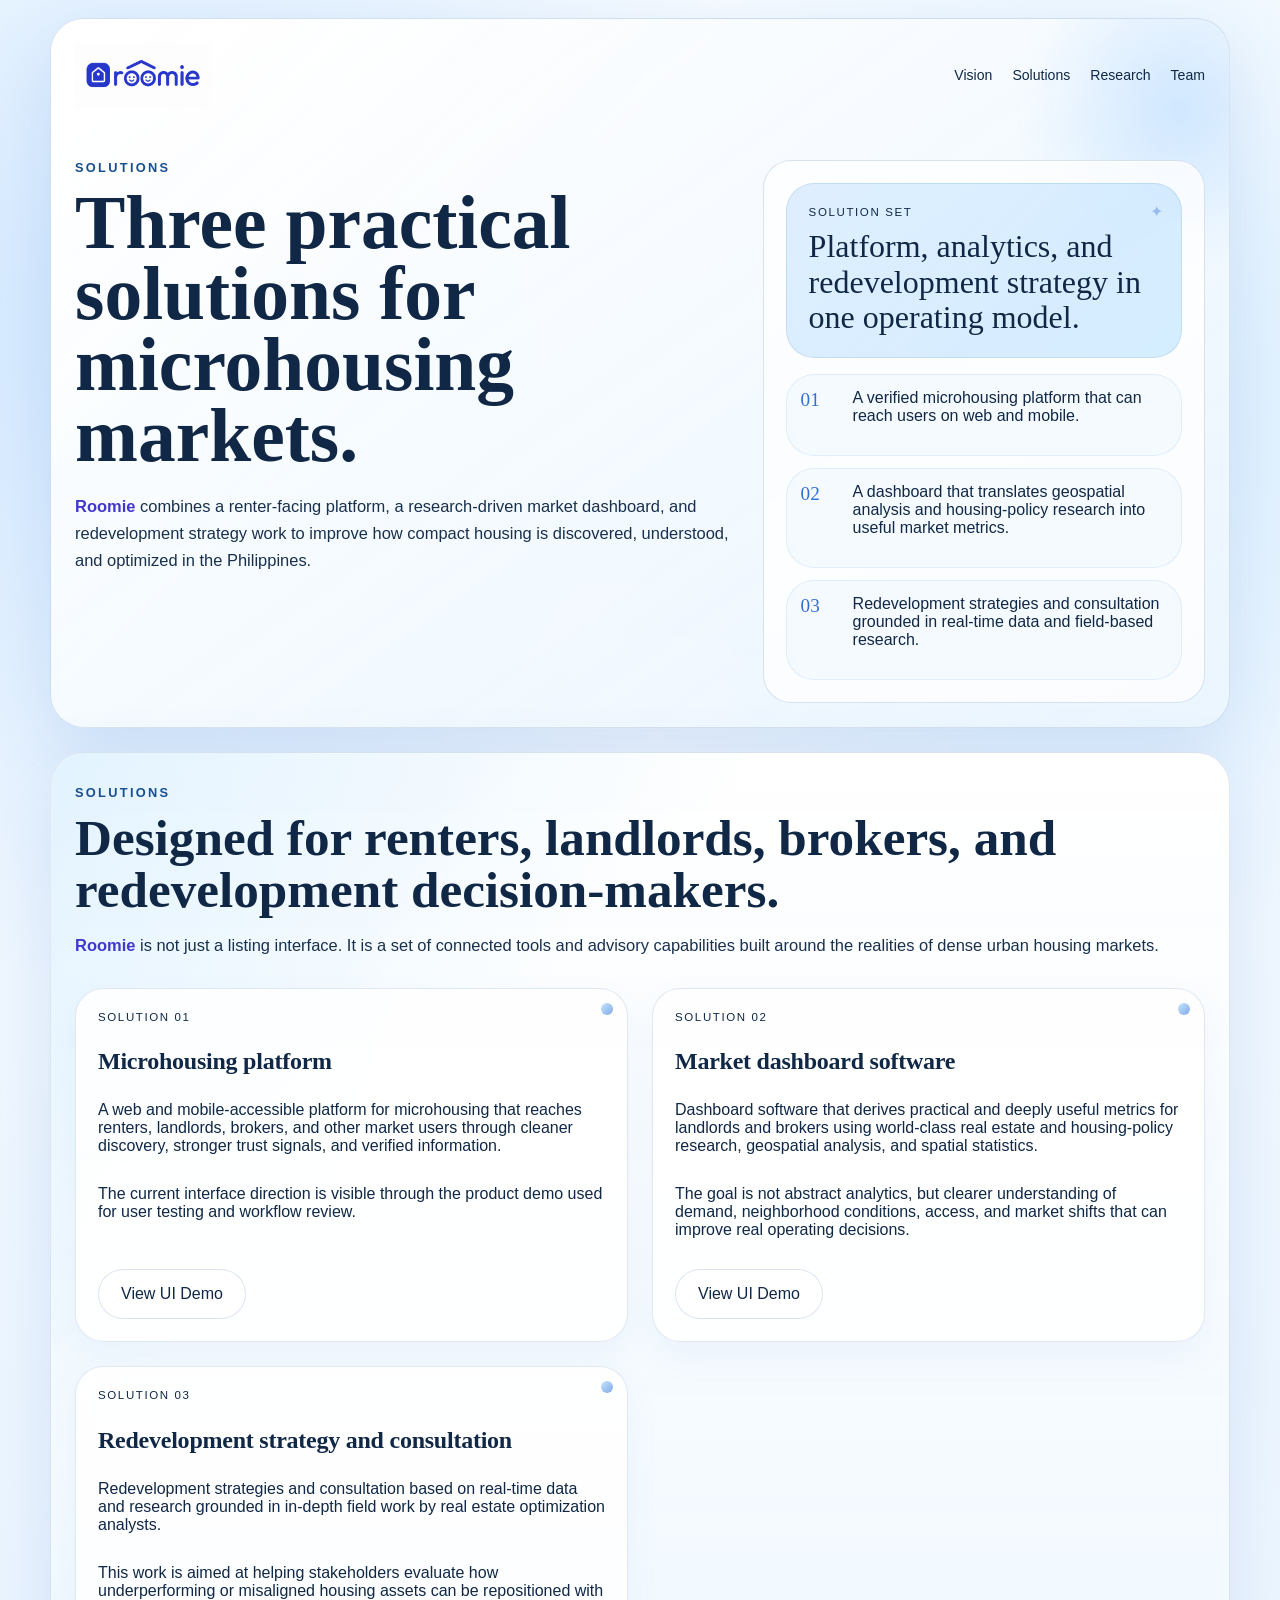
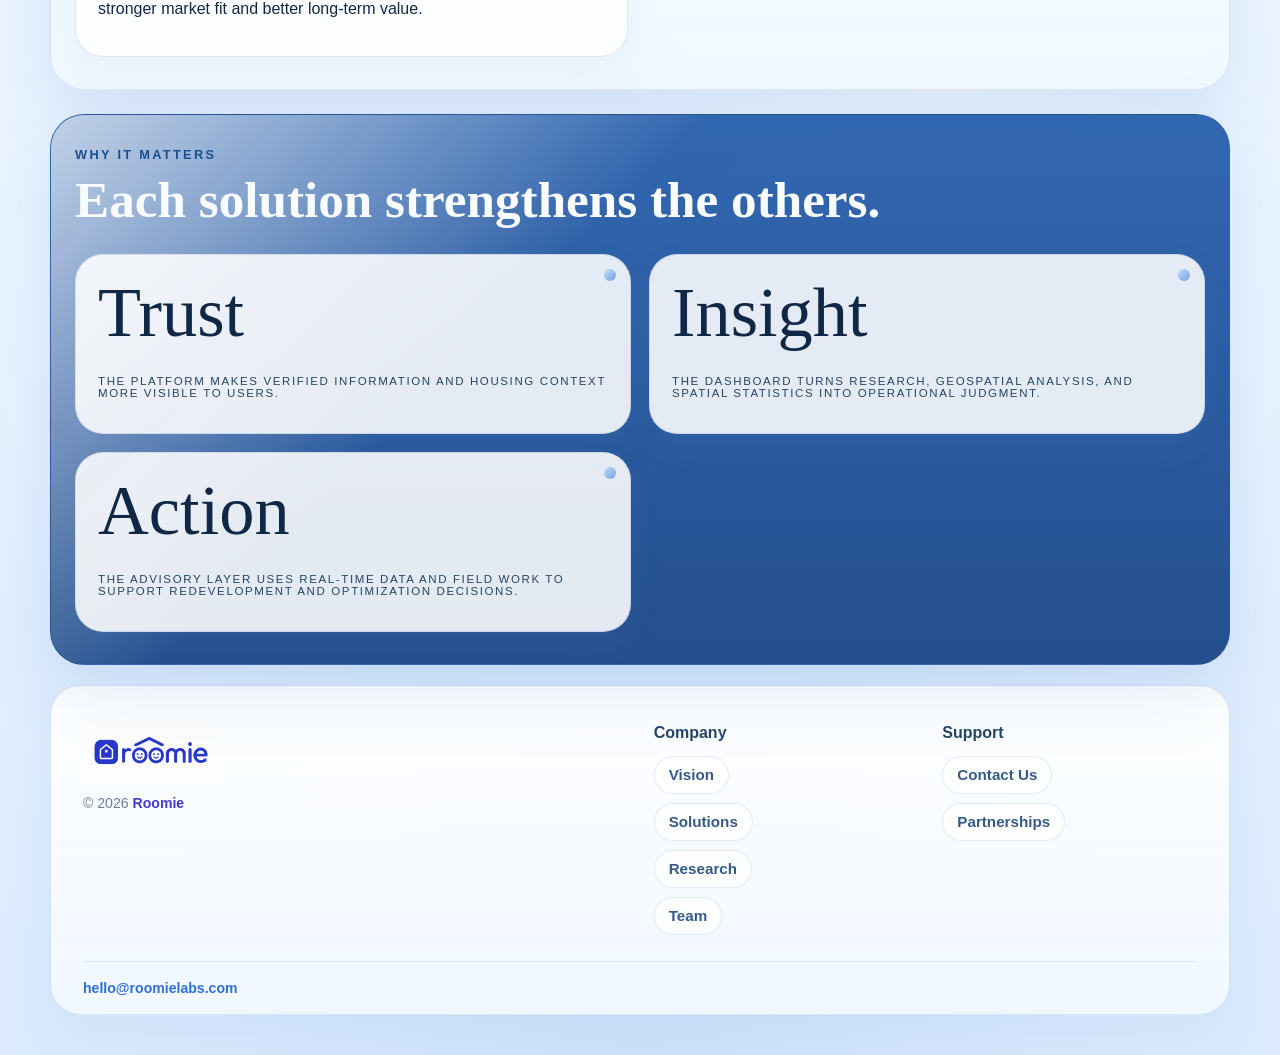
<file: solutions.html>
<!DOCTYPE html>
<html lang="en">
  <head>
    <meta charset="UTF-8" />
    <meta name="viewport" content="width=device-width, initial-scale=1.0" />
    <title>Roomie | Solutions</title>
    <meta
      name="description"
      content="Solutions page for Roomie covering a microhousing platform, research-driven market dashboard software, and redevelopment strategy services."
    />
    <link rel="icon" type="image/png" href="assets/browser_icon_logo.png" />
    <link rel="apple-touch-icon" href="assets/browser_icon_logo.png" />

    <link rel="stylesheet" href="styles.css" />
  </head>
  <body>
    <div class="page-shell">
      <header class="hero hero-page">
        <nav class="topbar">
          <div class="brand">
            <a href="index.html#vision"><img class="brand-mark" src="assets/logo-draft.png" alt="Roomie logo" /></a>
          </div>
          <div class="topbar-links">
            <a href="index.html#vision">Vision</a>
            <a href="solutions.html">Solutions</a>
            <a href="research.html">Research</a>
            <a href="team.html">Team</a>
          </div>
        </nav>

        <section class="page-intro">
          <div>
            <p class="eyebrow">Solutions</p>
            <h1>Three practical solutions for microhousing markets.</h1>
            <p class="hero-text">
              <strong>Roomie</strong> combines a renter-facing platform, a
              research-driven market dashboard, and redevelopment strategy work
              to improve how compact housing is discovered, understood, and
              optimized in the Philippines.
            </p>
          </div>
          <div class="hero-panel">
            <div class="stat-card">
              <p class="stat-label">Solution Set</p>
              <div class="stat-value">Platform, analytics, and redevelopment strategy in one operating model.</div>
            </div>
            <div class="hero-notes">
              <article>
                <span>01</span>
                <p>A verified microhousing platform that can reach users on web and mobile.</p>
              </article>
              <article>
                <span>02</span>
                <p>A dashboard that translates geospatial analysis and housing-policy research into useful market metrics.</p>
              </article>
              <article>
                <span>03</span>
                <p>Redevelopment strategies and consultation grounded in real-time data and field-based research.</p>
              </article>
            </div>
          </div>
        </section>
      </header>

      <main>
        <section class="section section-light">
          <div class="section-heading">
            <p class="eyebrow">Solutions</p>
            <h2>Designed for renters, landlords, brokers, and redevelopment decision-makers.</h2>
            <p class="section-copy">
              <strong>Roomie</strong> is not just a listing interface. It is a
              set of connected tools and advisory capabilities built around the
              realities of dense urban housing markets.
            </p>
          </div>
          <div class="partners-grid">
            <article class="partner-card partner-card-product reveal">
              <p class="adviser-role">Solution 01</p>
              <h3>Microhousing platform</h3>
              <p>
                A web and mobile-accessible platform for microhousing that
                reaches renters, landlords, brokers, and other market users
                through cleaner discovery, stronger trust signals, and verified
                information.
              </p>
              <p>
                The current interface direction is visible through the product
                demo used for user testing and workflow review.
              </p>
              <a class="button button-secondary" href="https://tjcha1213.github.io/mvproomie/">View UI Demo</a>
            </article>
            <article class="partner-card partner-card-product reveal">
              <p class="adviser-role">Solution 02</p>
              <h3>Market dashboard software</h3>
              <p>
                Dashboard software that derives practical and deeply useful
                metrics for landlords and brokers using world-class real estate
                and housing-policy research, geospatial analysis, and spatial
                statistics.
              </p>
              <p>
                The goal is not abstract analytics, but clearer understanding
                of demand, neighborhood conditions, access, and market shifts
                that can improve real operating decisions.
              </p>
              <a class="button button-secondary" href="https://tjcha1213.github.io/mvproomie/hosts-brokers.html">View UI Demo</a>
            </article>
            <article class="partner-card partner-card-product reveal">
              <p class="adviser-role">Solution 03</p>
              <h3>Redevelopment strategy and consultation</h3>
              <p>
                Redevelopment strategies and consultation based on real-time
                data and research grounded in in-depth field work by real
                estate optimization analysts.
              </p>
              <p>
                This work is aimed at helping stakeholders evaluate how
                underperforming or misaligned housing assets can be repositioned
                with stronger market fit and better long-term value.
              </p>
            </article>
          </div>
        </section>

        <section class="section section-dark">
          <div class="section-heading">
            <p class="eyebrow">Why It Matters</p>
            <h2>Each solution strengthens the others.</h2>
          </div>
          <div class="metrics-grid">
            <article class="metric-card reveal">
              <p class="metric-value">Trust</p>
              <p class="metric-label">The platform makes verified information and housing context more visible to users.</p>
            </article>
            <article class="metric-card reveal">
              <p class="metric-value">Insight</p>
              <p class="metric-label">The dashboard turns research, geospatial analysis, and spatial statistics into operational judgment.</p>
            </article>
            <article class="metric-card reveal">
              <p class="metric-value">Action</p>
              <p class="metric-label">The advisory layer uses real-time data and field work to support redevelopment and optimization decisions.</p>
            </article>
          </div>
        </section>
      </main>

      <footer class="site-footer">
        <div class="site-footer-top">
          <div class="site-footer-brand">
            <a href="index.html#vision"><img class="brand-mark" src="assets/logo-draft.png" alt="Roomie logo" /></a>
            <p class="site-footer-legal">© 2026 <strong>Roomie</strong></p>
          </div>
          <div class="site-footer-grid">
            <div class="site-footer-column">
              <p class="site-footer-label">Company</p>
              <a href="index.html#vision">Vision</a>
              <a href="solutions.html">Solutions</a>
              <a href="research.html">Research</a>
              <a href="team.html">Team</a>
            </div>
            <div class="site-footer-column">
              <p class="site-footer-label">Support</p>
              <a href="mailto:hello@roomielabs.com">Contact Us</a>
              <a href="partners.html">Partnerships</a>
            </div>
          </div>
        </div>
        <div class="site-footer-bottom">
          <p><a href="mailto:hello@roomielabs.com">hello@roomielabs.com</a></p>
        </div>
      </footer>
    </div>

    <script src="script.js"></script>
  </body>
</html>
</file>
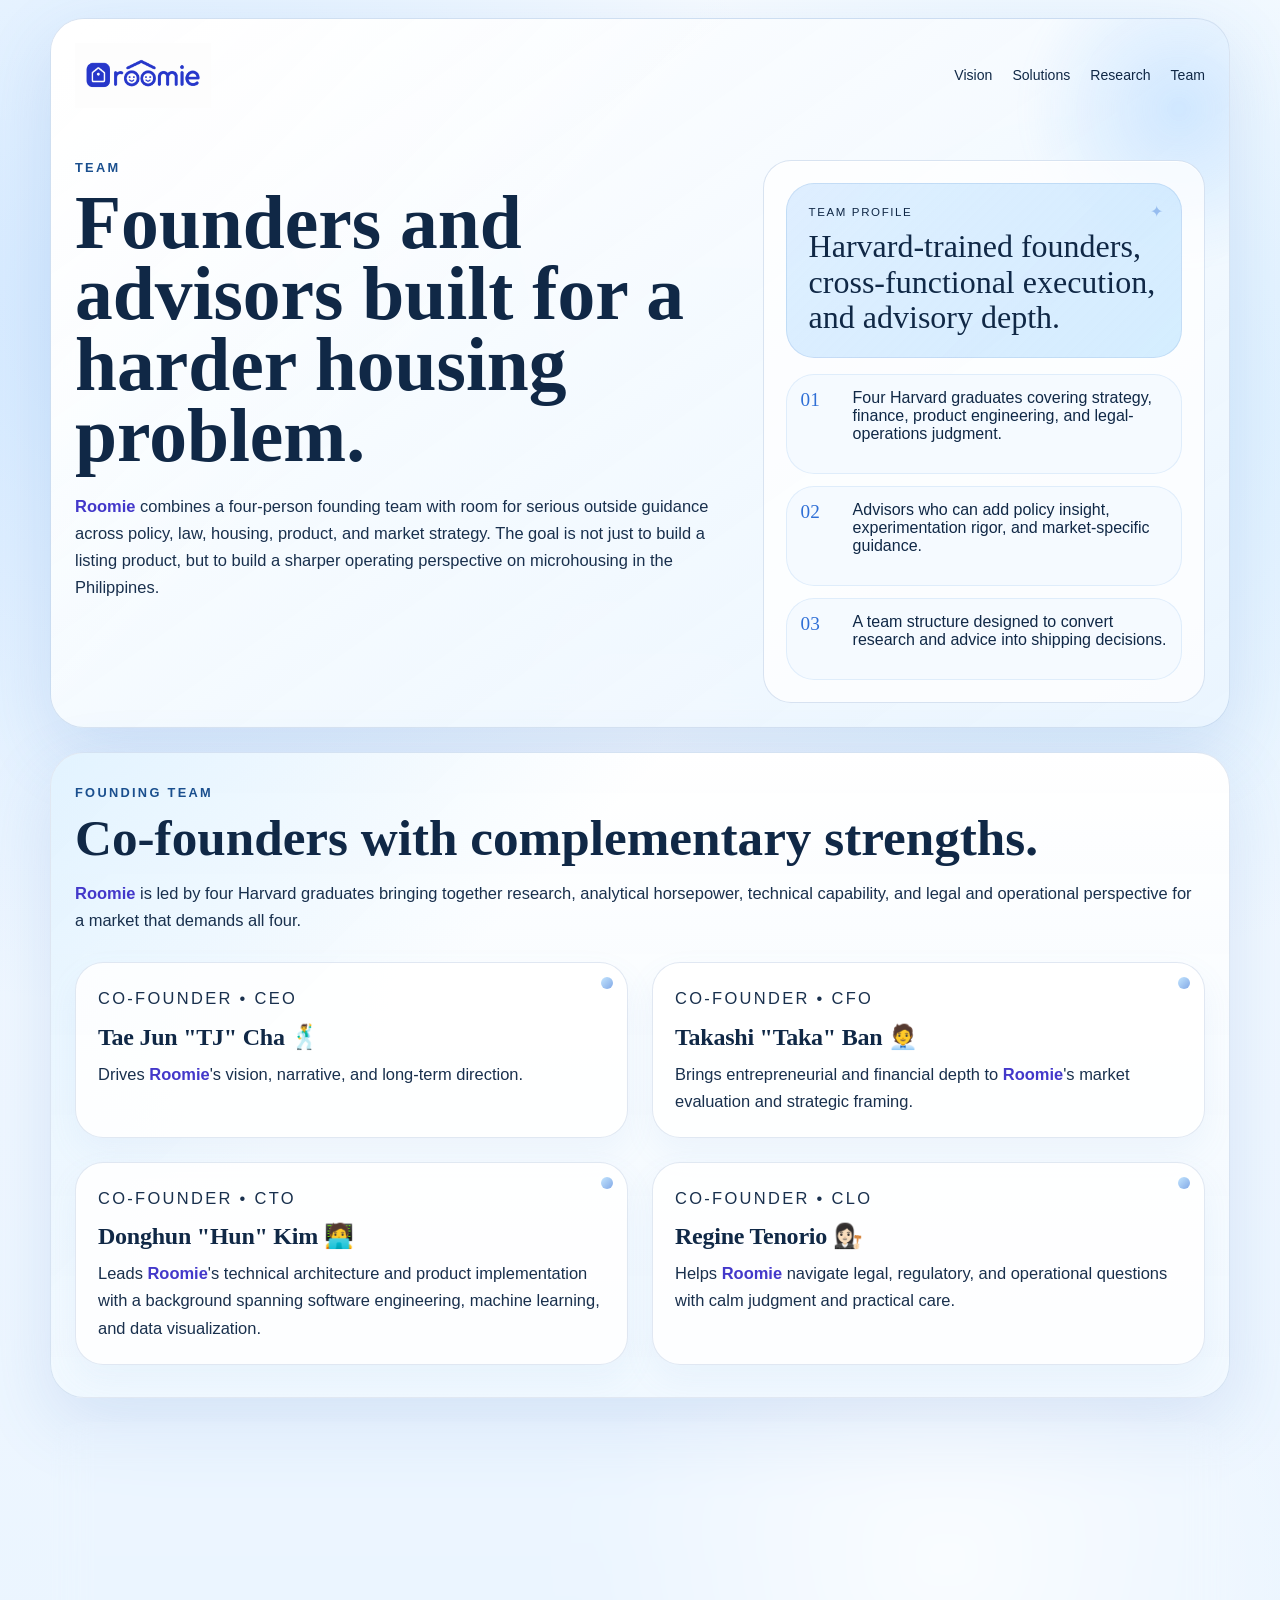
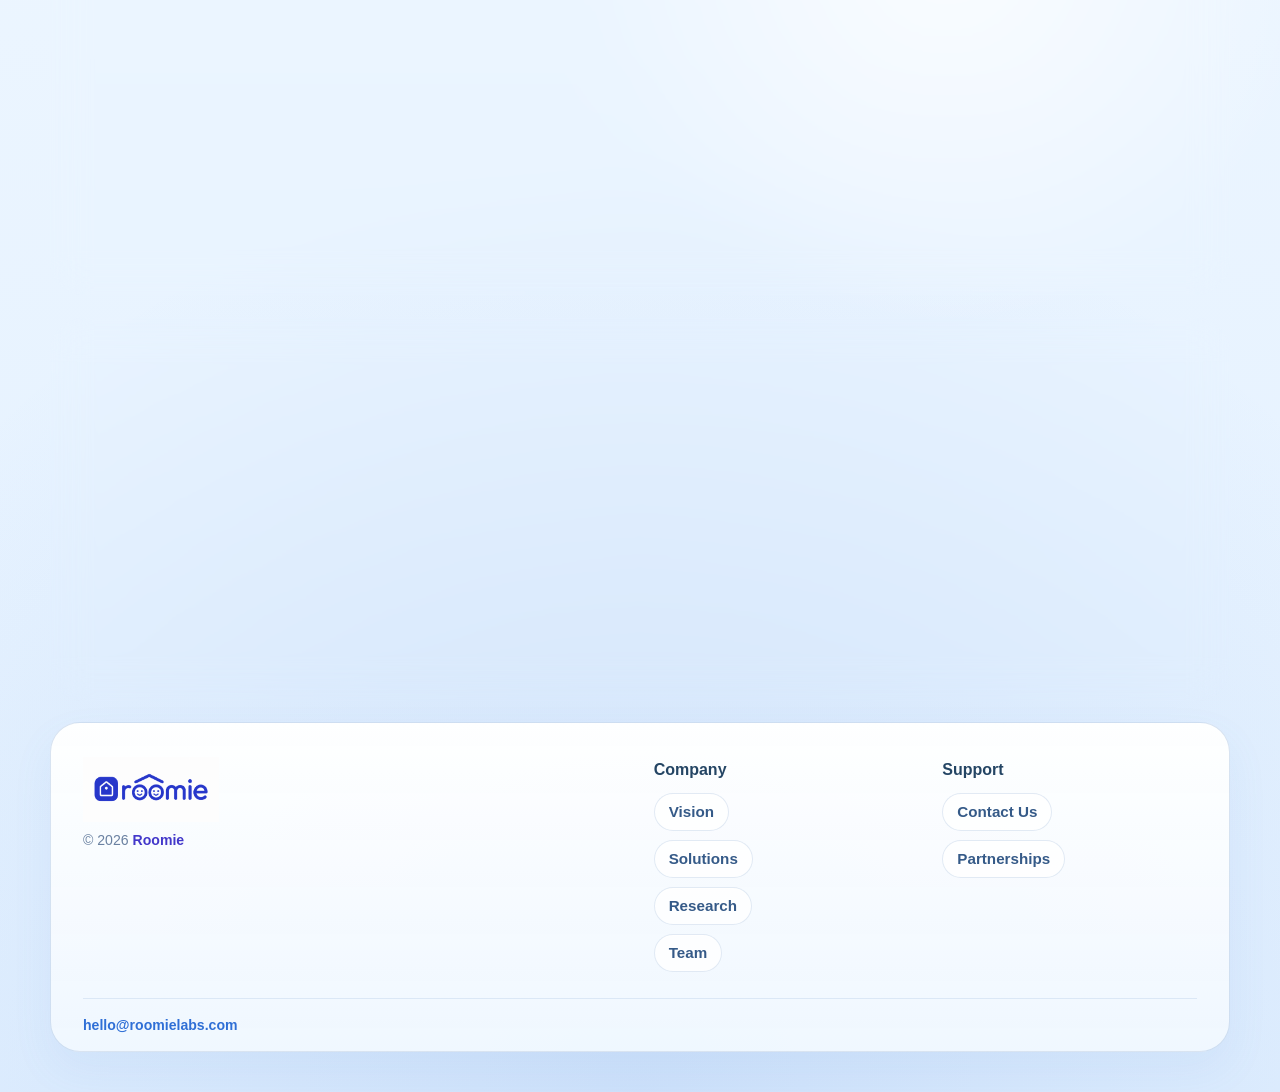
<file: team.html>
<!DOCTYPE html>
<html lang="en">
  <head>
    <meta charset="UTF-8" />
    <meta name="viewport" content="width=device-width, initial-scale=1.0" />
    <title>Roomie | Team</title>
    <meta
      name="description"
      content="Team page for Roomie covering the founding team and advisors supporting the company's growth in Philippine microhousing."
    />
    <link rel="icon" type="image/png" href="assets/browser_icon_logo.png" />
    <link rel="apple-touch-icon" href="assets/browser_icon_logo.png" />

    <link rel="stylesheet" href="styles.css" />
  </head>
  <body>
    <div class="page-shell">
      <header class="hero hero-page">
        <nav class="topbar">
          <div class="brand">
            <a href="index.html#vision"><img class="brand-mark" src="assets/logo-draft.png" alt="Roomie logo" /></a>
          </div>
          <div class="topbar-links">
            <a href="index.html#vision">Vision</a>
            <a href="solutions.html">Solutions</a>
            <a href="research.html">Research</a>
            <a href="team.html">Team</a>
          </div>
        </nav>

        <section class="page-intro">
          <div>
            <p class="eyebrow">Team</p>
            <h1>Founders and advisors built for a harder housing problem.</h1>
            <p class="hero-text">
              <strong>Roomie</strong> combines a four-person founding team with room for
              serious outside guidance across policy, law, housing, product,
              and market strategy. The goal is not just to build a listing
              product, but to build a sharper operating perspective on
              microhousing in the Philippines.
            </p>
          </div>
          <div class="hero-panel">
            <div class="stat-card">
              <p class="stat-label">Team Profile</p>
              <div class="stat-value">Harvard-trained founders, cross-functional execution, and advisory depth.</div>
            </div>
            <div class="hero-notes">
              <article>
                <span>01</span>
                <p>Four Harvard graduates covering strategy, finance, product engineering, and legal-operations judgment.</p>
              </article>
              <article>
                <span>02</span>
                <p>Advisors who can add policy insight, experimentation rigor, and market-specific guidance.</p>
              </article>
              <article>
                <span>03</span>
                <p>A team structure designed to convert research and advice into shipping decisions.</p>
              </article>
            </div>
          </div>
        </section>
      </header>

      <main>
        <section class="section section-light" id="team-founders">
          <div class="section-heading">
            <p class="eyebrow">Founding Team</p>
            <h2>Co-founders with complementary strengths.</h2>
            <p class="section-copy">
              <strong>Roomie</strong> is led by four Harvard graduates bringing together
              research, analytical horsepower, technical capability, and legal
              and operational perspective for a market that demands all four.
            </p>
          </div>
          <div class="founders-grid">
            <article class="founder-card founder-card-expand reveal">
              <a class="founder-summary" href="#founder-tj-modal">
                <p class="founder-role">Co-Founder • CEO</p>
                <h3>Tae Jun "TJ" Cha 🕺</h3>
                <p class="founder-preview">
                  Drives <strong>Roomie</strong>'s vision, narrative, and
                  long-term direction.
                </p>
              </a>
            </article>
            <article class="founder-card founder-card-expand reveal">
              <a class="founder-summary" href="#founder-taka-modal">
                <p class="founder-role">Co-Founder • CFO</p>
                <h3>Takashi "Taka" Ban 🧑‍💼</h3>
                <p class="founder-preview">
                  Brings entrepreneurial and financial depth to
                  <strong>Roomie</strong>'s market evaluation and strategic
                  framing.
                </p>
              </a>
            </article>
            <article class="founder-card founder-card-expand reveal">
              <a class="founder-summary" href="#founder-hun-modal">
                <p class="founder-role">Co-Founder • CTO</p>
                <h3>Donghun "Hun" Kim 🧑‍💻</h3>
                <p class="founder-preview">
                  Leads <strong>Roomie</strong>'s technical architecture and
                  product implementation with a background spanning software
                  engineering, machine learning, and data visualization.
                </p>
              </a>
            </article>
            <article class="founder-card founder-card-expand reveal">
              <a class="founder-summary" href="#founder-regine-modal">
                <p class="founder-role">Co-Founder • CLO</p>
                <h3>Regine Tenorio 👩🏻‍⚖️</h3>
                <p class="founder-preview">
                  Helps <strong>Roomie</strong> navigate legal, regulatory, and
                  operational questions with calm judgment and practical care.
                </p>
              </a>
            </article>
          </div>
        </section>

        <section class="section section-dark">
          <div class="section-heading">
            <p class="eyebrow">Advisors</p>
            <h2>Expert advice where it matters most.</h2>
            <p class="section-copy">
              Advisors can strengthen <strong>Roomie</strong> across public policy,
              regulation, housing-market understanding, experimentation, and
              growth strategy as the company moves from research to product and
              partnerships.
            </p>
          </div>
          <div class="advisers-grid">
            <article class="adviser-card reveal">
              <a class="adviser-summary" href="#advisor-hong-modal">
                <p class="adviser-role">Academic + Policy</p>
                <h3>Hong Qu</h3>
                <p>
                  Harvard Kennedy School professor and policy expert with early
                  YouTube and Google product experience.
                </p>
              </a>
            </article>
            <article class="adviser-card reveal">
              <a class="adviser-summary" href="#advisor-sanghak-modal">
                <p class="adviser-role">Security Architecture</p>
                <h3>Sanghak Oh</h3>
                <p>
                  Assistant professor of computer science at Hanyang University
                  advising on security, platform safeguards, and technical risk.
                </p>
              </a>
            </article>
            <article class="adviser-card reveal">
              <a class="adviser-summary" href="#advisor-jaesung-modal">
                <p class="adviser-role">Payments + Transactions</p>
                <h3>Jaesung James Park</h3>
                <p>
                  Senior research fellow at Korea SMEs & Startups Institute (KOSBI)
                  with an extensive research career,
                  advising on payments and transaction architecture.
                </p>
              </a>
            </article>
          </div>
        </section>

        <section class="section section-light">
          <div class="section-heading">
            <p class="eyebrow">Why It Fits</p>
            <h2>A team structure designed to use advice well.</h2>
          </div>
          <div class="opportunity-grid">
            <article class="feature-card reveal">
              <h3>Research discipline</h3>
              <p>
                The team's analytical grounding makes outside expertise usable,
                not ornamental.
              </p>
            </article>
            <article class="feature-card reveal">
              <h3>Technical execution</h3>
              <p>
                Strong product and technical capacity means advisor insight can
                translate into shipping decisions quickly.
              </p>
            </article>
            <article class="feature-card reveal">
              <h3>Local seriousness</h3>
              <p>
                The legal and market-aware orientation of <strong>Roomie</strong> supports a
                more credible approach to the Philippine housing landscape.
              </p>
            </article>
          </div>
        </section>

        <div class="founder-modal" id="founder-tj-modal" style="display: none;">
          <a class="founder-modal-backdrop" href="#team-founders" aria-label="Close founder bio"></a>
          <div class="founder-modal-card" role="dialog" aria-modal="true" aria-labelledby="founder-tj-name">
            <img class="founder-modal-photo" src="assets/tj-cha.jpg" alt='Portrait of Tae Jun "TJ" Cha' />
            <a class="founder-modal-close" href="#team-founders" aria-label="Close founder bio">×</a>
            <div class="founder-modal-overlay">
              <div class="founder-modal-content">
                <p class="founder-role">Co-Founder · CEO</p>
                <h3 id="founder-tj-name">Tae Jun "TJ" Cha</h3>
                <div class="founder-modal-divider"></div>
                <p class="founder-modal-tagline">Drives <strong>Roomie</strong>'s vision, narrative, and long-term direction.</p>
                <div class="founder-modal-detail">
                  <p>
                    His unique blend of technical, policy, and research expertise stems from his undergraduate degrees in English
                    literature and computer science, as well as advanced studies in literature, policy, and public administration.
                    His teaching experience includes serving as an officer and assistant professor at Korea Military Academy.
                    Additionally, he conducted research on alternative financing and P2P lending for small business owners at the
                    Korea SMEs and Startups Institute (KOSI), and on crowdfunding regulations in Korea at the Korea Development
                    Institute (KDI). Prior to his current role, he worked as a systems administrator in the private sector. A
                    graduate of UC Berkeley, he also studied at Harvard Kennedy School, where he is currently focusing on
                    quantitative methods and migration studies. Furthermore, he co-founded the Entrepreneurship and Innovation
                    Society (EIS) at HKS.
                  </p>
                </div>
              </div>
            </div>
          </div>
        </div>

        <div class="founder-modal" id="founder-taka-modal" style="display: none;">
          <a class="founder-modal-backdrop" href="#team-founders" aria-label="Close founder bio"></a>
          <div class="founder-modal-card" role="dialog" aria-modal="true" aria-labelledby="founder-taka-name">
            <img class="founder-modal-photo" src="assets/takashi-ban.jpg" alt='Portrait of Takashi "Taka" Ban' />
            <a class="founder-modal-close" href="#team-founders" aria-label="Close founder bio">×</a>
            <div class="founder-modal-overlay">
              <div class="founder-modal-content">
                <p class="founder-role">Co-Founder · CFO</p>
                <h3 id="founder-taka-name">Takashi "Taka" Ban</h3>
                <div class="founder-modal-divider"></div>
                <p class="founder-modal-tagline">Brings entrepreneurial and financial depth to <strong>Roomie</strong>'s market evaluation and strategic framing.</p>
                <div class="founder-modal-detail">
                  <p>
                    He studied political science and economics at Waseda University after a non-traditional educational path
                    that included independent study in Australia and time in the United States, and he has also completed
                    graduate education at Harvard Kennedy School. His background includes investment banking at SMBC Nikko
                    Securities, where he worked on M&A and corporate finance, as well as founding and leading hachidori, Inc.,
                    an early Japanese conversational AI startup. Recognized on the Forbes 30 Under 30 Asia list in Enterprise
                    Technology, he brings startup, finance, and operator judgment shaped by company-building, exits, and angel
                    investing.
                  </p>
                </div>
              </div>
            </div>
          </div>
        </div>

        <div class="founder-modal" id="founder-hun-modal" style="display: none;">
          <a class="founder-modal-backdrop" href="#team-founders" aria-label="Close founder bio"></a>
          <div class="founder-modal-card" role="dialog" aria-modal="true" aria-labelledby="founder-hun-name">
            <img class="founder-modal-photo" src="assets/donghun-kim.png" alt='Portrait of Donghun "Hun" Kim' />
            <a class="founder-modal-close" href="#team-founders" aria-label="Close founder bio">×</a>
            <div class="founder-modal-overlay">
              <div class="founder-modal-content">
                <p class="founder-role">Co-Founder · CTO</p>
                <h3 id="founder-hun-name">Donghun "Hun" Kim</h3>
                <div class="founder-modal-divider"></div>
                <p class="founder-modal-tagline">Leads <strong>Roomie</strong>'s technical architecture and product implementation with a background spanning software engineering, machine learning, and data visualization.</p>
                <div class="founder-modal-detail">
                  <p>
                    He holds undergraduate degrees in computer science and design from Seoul National University and a Master in
                    Design Engineering from Harvard. His background includes research work at Seoul National University's HCIL,
                    engineering roles at NAVER and Dalpha, spatial-analysis work at Gensler, and his current work as a software
                    developer at McKinsey. At Gensler, he built an urban-metrics pipeline using Arcpy and GeoPandas. Together,
                    that gives us strong technical depth across product engineering, AI services, enterprise software, and
                    geospatial market analysis.
                  </p>
                </div>
              </div>
            </div>
          </div>
        </div>

        <div class="founder-modal" id="founder-regine-modal" style="display: none;">
          <a class="founder-modal-backdrop" href="#team-founders" aria-label="Close founder bio"></a>
          <div class="founder-modal-card" role="dialog" aria-modal="true" aria-labelledby="founder-regine-name">
            <img class="founder-modal-photo founder-modal-photo-regine" src="assets/regine-tenorio.png" alt="Portrait of Regine Tenorio" />
            <a class="founder-modal-close" href="#team-founders" aria-label="Close founder bio">×</a>
            <div class="founder-modal-overlay">
              <div class="founder-modal-content">
                <p class="founder-role">Co-Founder • CLO</p>
                <h3 id="founder-regine-name">Regine Tenorio 👩🏻‍⚖️</h3>
                <div class="founder-modal-divider"></div>
                <p class="founder-modal-tagline">Helps <strong>Roomie</strong> navigate legal, regulatory, and operational questions with calm judgment and practical care.</p>
                <div class="founder-modal-detail">
                  <p>
                    She studied at the University of the Philippines and has also completed graduate education at Harvard
                    Kennedy School. As a lawyer with immigration-law experience, she is more than capable of navigating legal
                    and regulatory issues, while also helping us think carefully about compliance, policy risk, and the
                    institutional realities of operating in the Philippine market.
                  </p>
                </div>
              </div>
            </div>
          </div>
        </div>

        <div class="founder-modal" id="advisor-hong-modal" style="display: none;">
          <a class="founder-modal-backdrop" href="#team-founders" aria-label="Close advisor bio"></a>
          <div class="founder-modal-card" role="dialog" aria-modal="true" aria-labelledby="advisor-hong-name">
            <img class="founder-modal-photo" src="assets/hong-qu-refined.png" alt="Portrait of Hong Qu" />
            <a class="founder-modal-close" href="#team-founders" aria-label="Close advisor bio">×</a>
            <div class="founder-modal-overlay">
              <div class="founder-modal-content">
                <p class="founder-role">Academic + Policy</p>
                <h3 id="advisor-hong-name">Hong Qu</h3>
                <div class="founder-modal-divider"></div>
                <p class="founder-modal-tagline">Harvard Kennedy School professor and policy expert with early YouTube and Google product experience.</p>
                <div class="founder-modal-detail">
                  <p>
                    Harvard Kennedy School professor and policy expert with prior industry experience from the early YouTube and
                    Google era, bringing a strong combination of public-policy thinking, product judgment, and experimental
                    rigor. His background in user testing, A/B testing, and evidence-based iteration is especially relevant to
                    <strong>Roomie</strong>'s early product design and market-learning process.
                  </p>
                </div>
              </div>
            </div>
          </div>
        </div>

        <div class="founder-modal" id="advisor-sanghak-modal" style="display: none;">
          <a class="founder-modal-backdrop" href="#team-founders" aria-label="Close advisor bio"></a>
          <div class="founder-modal-card" role="dialog" aria-modal="true" aria-labelledby="advisor-sanghak-name">
            <img class="founder-modal-photo" src="assets/sanghak-oh-refined.png" alt="Portrait of Sanghak Oh" />
            <a class="founder-modal-close" href="#team-founders" aria-label="Close advisor bio">×</a>
            <div class="founder-modal-overlay">
              <div class="founder-modal-content">
                <p class="founder-role">Security Architecture</p>
                <h3 id="advisor-sanghak-name">Sanghak Oh</h3>
                <div class="founder-modal-divider"></div>
                <p class="founder-modal-tagline">Assistant professor of computer science at Hanyang University advising on security, platform safeguards, and technical risk.</p>
                <div class="founder-modal-detail">
                  <p>
                    Sanghak Oh is an assistant professor of computer science at Hanyang University. He advises
                    <strong>Roomie</strong> on security-sensitive product and infrastructure choices, helping the team think
                    through platform safeguards, user data protection, and technical risks that affect trust in a housing marketplace.
                  </p>
                </div>
              </div>
            </div>
          </div>
        </div>

        <div class="founder-modal" id="advisor-jaesung-modal" style="display: none;">
          <a class="founder-modal-backdrop" href="#team-founders" aria-label="Close advisor bio"></a>
          <div class="founder-modal-card" role="dialog" aria-modal="true" aria-labelledby="advisor-jaesung-name">
            <img class="founder-modal-photo" src="assets/jaesung-james-park-refined.png" alt="Portrait of Jaesung James Park" />
            <a class="founder-modal-close" href="#team-founders" aria-label="Close advisor bio">×</a>
            <div class="founder-modal-overlay">
              <div class="founder-modal-content">
                <p class="founder-role">Payments + Transactions</p>
                <h3 id="advisor-jaesung-name">Jaesung James Park</h3>
                <div class="founder-modal-divider"></div>
                <p class="founder-modal-tagline">Senior research fellow at Korea SMEs & Startups Institute (KOSBI) advising on payments and transaction architecture.</p>
                <div class="founder-modal-detail">
                  <p>
                    Jaesung James Park is a senior research fellow at Korea SMEs & Startups Institute (KOSBI) with an extensive research career in the field. He
                    advises <strong>Roomie</strong> on payments and transaction architecture, including the practical design choices
                    needed for reliable marketplace flows, traceable transactions, and scalable financial operations.
                  </p>
                </div>
              </div>
            </div>
          </div>
        </div>
      </main>

      <footer class="site-footer">
        <div class="site-footer-top">
          <div class="site-footer-brand">
            <a href="index.html#vision"><img class="brand-mark" src="assets/logo-draft.png" alt="Roomie logo" /></a>
            <p class="site-footer-legal">© 2026 <strong>Roomie</strong></p>
          </div>
          <div class="site-footer-grid">
            <div class="site-footer-column">
              <p class="site-footer-label">Company</p>
              <a href="index.html#vision">Vision</a>
              <a href="solutions.html">Solutions</a>
              <a href="research.html">Research</a>
              <a href="team.html">Team</a>
            </div>
            <div class="site-footer-column">
              <p class="site-footer-label">Support</p>
              <a href="mailto:hello@roomielabs.com">Contact Us</a>
              <a href="partners.html">Partnerships</a>
            </div>
          </div>
        </div>
        <div class="site-footer-bottom">
          <p><a href="mailto:hello@roomielabs.com">hello@roomielabs.com</a></p>
        </div>
      </footer>
    </div>

    <script src="script.js"></script>
  </body>
</html>
</file>
<file: styles.css>
:root {
  --bg: #f4faff;
  --bg-soft: #dceeff;
  --panel: rgba(248, 252, 255, 0.82);
  --panel-light: rgba(255, 255, 255, 0.94);
  --ink: #0f2a49;
  --ink-dark: #102846;
  --muted: rgba(16, 40, 70, 0.96);
  --muted-dark: #244564;
  --line: rgba(53, 107, 176, 0.18);
  --line-dark: rgba(45, 95, 163, 0.14);
  --accent: #6fb6ff;
  --accent-2: #9ed6ff;
  --accent-3: #2f6fd6;
  --accent-4: #c8e8ff;
  --accent-5: #edf7ff;
  --shadow: rgba(73, 123, 196, 0.16);
}

* {
  box-sizing: border-box;
}

html {
  scroll-behavior: smooth;
}

body {
  margin: 0;
  min-height: 100vh;
  background:
    radial-gradient(circle at 10% 12%, rgba(111, 182, 255, 0.26), transparent 26%),
    radial-gradient(circle at 85% 15%, rgba(158, 214, 255, 0.32), transparent 22%),
    radial-gradient(circle at 74% 58%, rgba(255, 255, 255, 0.72), transparent 20%),
    radial-gradient(circle at 50% 100%, rgba(47, 111, 214, 0.12), transparent 34%),
    linear-gradient(180deg, #f7fbff 0%, #edf6ff 52%, #e2f0ff 100%);
  color: var(--ink-dark);
  font-family: "Avenir Next", "Segoe UI", sans-serif;
}

a {
  color: inherit;
  text-decoration: none;
}

strong {
  color: #4338ca !important;
  font-weight: 800;
}

.page-shell {
  width: min(1180px, calc(100% - 28px));
  margin: 0 auto;
  padding: 18px 0 40px;
}

.site-footer {
  margin-top: 20px;
  padding: 34px 32px 18px;
  color: var(--muted-dark);
  font-size: 0.95rem;
  border: 1px solid var(--line);
  border-radius: 30px;
  background: linear-gradient(180deg, rgba(255, 255, 255, 0.97), rgba(241, 248, 255, 0.94));
  box-shadow: 0 18px 40px rgba(98, 148, 217, 0.08);
}

.site-footer-top {
  display: grid;
  grid-template-columns: minmax(0, 1.05fr) minmax(0, 1.1fr);
  gap: 52px;
  align-items: start;
}

.site-footer-grid {
  display: grid;
  grid-template-columns: repeat(2, minmax(0, 1fr));
  gap: 34px;
  align-items: start;
}

.site-footer-brand {
  display: grid;
  gap: 10px;
}

.site-footer-column p {
  margin-bottom: 0;
  color: var(--muted-dark);
  line-height: 1.68;
}

.site-footer-legal {
  margin-bottom: 0;
  color: #6a81a1;
  font-size: 0.88rem;
}

.site-footer-column {
  display: grid;
  gap: 9px;
  align-content: start;
  justify-items: start;
}

.site-footer-label {
  margin-bottom: 6px;
  color: var(--ink-dark);
  font-size: 1rem;
  font-weight: 700;
  letter-spacing: 0;
  text-transform: none;
}

.site-footer a {
  color: #355a88;
  font-weight: 600;
}

.site-footer-column a {
  display: inline-flex;
  align-items: center;
  min-height: 38px;
  padding: 0 14px;
  border-radius: 999px;
  border: 1px solid rgba(53, 107, 176, 0.14);
  background: rgba(255, 255, 255, 0.8);
  box-shadow: inset 0 1px 0 rgba(255, 255, 255, 0.88);
  transition: transform 180ms ease, border-color 180ms ease, background 180ms ease, box-shadow 180ms ease;
}

.site-footer-column a:hover {
  transform: translateY(-2px);
  border-color: rgba(47, 111, 214, 0.24);
  background: rgba(232, 244, 255, 0.96);
  box-shadow: 0 10px 20px rgba(98, 148, 217, 0.12);
}

.site-footer-bottom {
  display: flex;
  justify-content: space-between;
  gap: 18px;
  margin-top: 26px;
  padding-top: 18px;
  border-top: 1px solid rgba(53, 107, 176, 0.12);
  color: #4e6b8f;
  font-size: 0.88rem;
}

.site-footer-bottom p {
  margin-bottom: 0;
}

.site-footer-bottom a {
  color: var(--accent-3);
  font-weight: 700;
}

.hero,
.section {
  position: relative;
  overflow: hidden;
  border: 1px solid var(--line);
  border-radius: 34px;
  backdrop-filter: blur(18px);
  box-shadow: 0 24px 70px var(--shadow);
}

.hero::before,
.section::before {
  content: "";
  position: absolute;
  inset: 0;
  pointer-events: none;
  background: linear-gradient(135deg, rgba(255, 255, 255, 0.7), transparent 38%);
}

.hero {
  background:
    linear-gradient(145deg, rgba(255, 255, 255, 0.96), rgba(233, 244, 255, 0.88)),
    rgba(255, 255, 255, 0.5);
  color: var(--ink-dark);
  padding: 24px;
}

.hero-home::after,
.hero-page::after {
  content: "";
  position: absolute;
  right: -120px;
  top: -80px;
  width: 340px;
  height: 340px;
  border-radius: 50%;
  background: radial-gradient(circle, rgba(111, 182, 255, 0.28), transparent 64%);
  filter: blur(10px);
}

.hero-home::before {
  background:
    radial-gradient(circle at 22% 20%, rgba(255, 255, 255, 0.72), transparent 18%),
    linear-gradient(135deg, rgba(255, 255, 255, 0.7), transparent 38%);
}

.topbar,
.hero-grid,
.opportunity-grid,
.founders-grid,
.metrics-grid,
.contact-layout,
.advisers-grid,
.page-intro,
.research-grid,
.research-placeholder-grid,
.source-list,
.partners-grid,
.map-gallery {
  display: grid;
  gap: 24px;
}

.topbar {
  grid-template-columns: repeat(2, minmax(0, 1fr));
  align-items: center;
  position: relative;
  z-index: 1;
}

.brand,
.topbar-links,
.hero-actions,
.ticker {
  display: flex;
  align-items: center;
}

.brand {
  gap: 12px;
}

.brand-mark {
  width: 136px;
  height: auto;
  display: block;
  object-fit: contain;
}

.brand-name,
h1,
h2,
h3,
.stat-value,
.quote,
.metric-value {
  font-family: "Georgia", "Times New Roman", serif;
}

.brand-name {
  font-size: 1.08rem;
  letter-spacing: 0.06em;
}

.topbar-links {
  justify-content: flex-end;
  gap: 20px;
  color: var(--ink-dark);
}

.topbar-links a {
  position: relative;
  font-size: 0.88rem;
}

.topbar-links a::after {
  content: "";
  position: absolute;
  left: 0;
  bottom: -6px;
  width: 100%;
  height: 1px;
  background: currentColor;
  transform: scaleX(0);
  transform-origin: left;
  transition: transform 180ms ease;
}

.topbar-links a:hover::after {
  transform: scaleX(1);
}

.hero-grid,
.page-intro {
  grid-template-columns: minmax(0, 1.2fr) minmax(300px, 0.8fr);
  align-items: end;
  margin-top: 52px;
  position: relative;
  z-index: 1;
}

.page-intro {
  align-items: start;
}

.page-intro-single {
  grid-template-columns: 1fr;
}

.eyebrow {
  margin: 0 0 12px;
  color: #1a4f8e;
  font-size: 0.8rem;
  letter-spacing: 0.18em;
  text-transform: uppercase;
  font-weight: 800;
}

h1,
h2,
h3,
p {
  margin-top: 0;
}

h1 {
  font-size: clamp(2.45rem, 5.9vw, 4.9rem);
  line-height: 0.94;
  margin-bottom: 22px;
  max-width: 100%;
}

.hero-title {
  max-width: 100%;
}

.emoji-pair {
  white-space: nowrap;
}

h2 {
  font-size: clamp(2rem, 4vw, 3.5rem);
  line-height: 1.02;
  margin-bottom: 0;
}

h3 {
  font-size: 1.5rem;
  margin-bottom: 12px;
}

.hero-text,
.section-copy,
.contact-copy,
.feature-card p,
.founder-card p,
.contact-card p,
.adviser-card p,
.adviser-panel p {
  color: var(--muted);
  line-height: 1.65;
  font-size: 1.03rem;
}

.hero-text,
.section-copy,
.contact-copy,
.section-heading p {
  width: 100%;
  max-width: 100%;
}

.section-copy,
.contact-copy {
  margin-top: 16px;
  max-width: 100%;
}

.compact-copy {
  margin-top: 18px;
}

.hero-actions {
  gap: 14px;
  flex-wrap: wrap;
  margin-top: 30px;
}

.button {
  display: inline-flex;
  align-items: center;
  justify-content: center;
  min-height: 50px;
  padding: 0 22px;
  border-radius: 999px;
  border: 1px solid transparent;
  transition: transform 180ms ease, background 180ms ease, border-color 180ms ease, box-shadow 180ms ease;
}

.button:hover,
.topbar-links a:hover {
  transform: translateY(-2px);
}

.button-primary {
  background: linear-gradient(135deg, #79bdff, #2f6fd6);
  color: #ffffff;
  font-weight: 700;
  box-shadow: 0 12px 24px rgba(47, 111, 214, 0.22);
  position: relative;
}

.button-secondary {
  border-color: var(--line);
  background: rgba(255, 255, 255, 0.74);
  color: var(--ink-dark);
}

.button-primary::after {
  content: "";
  width: 8px;
  height: 8px;
  margin-left: 10px;
  border-radius: 50%;
  background: rgba(255, 255, 255, 0.9);
  box-shadow: 0 0 0 6px rgba(255, 255, 255, 0.12);
}

.button-secondary:hover,
.button-primary:hover {
  box-shadow: 0 16px 30px rgba(47, 111, 214, 0.18);
}

.hero-panel,
.stat-card,
.hero-notes article,
.feature-card,
.founder-card,
.contact-card,
.quote-block,
.metric-card,
.adviser-card,
.adviser-panel,
.ticker {
  border-radius: 28px;
}

.hero-panel,
.feature-card,
.metric-card,
.adviser-panel {
  background: rgba(255, 255, 255, 0.76);
  border: 1px solid var(--line);
  box-shadow: inset 0 1px 0 rgba(255, 255, 255, 0.9);
}

.hero-panel {
  padding: 22px;
}

.stat-card {
  background: linear-gradient(135deg, rgba(111, 182, 255, 0.22), rgba(158, 214, 255, 0.42));
  padding: 22px;
  border: 1px solid rgba(74, 132, 201, 0.16);
  position: relative;
}

.stat-card::after {
  content: "✦";
  position: absolute;
  top: 18px;
  right: 18px;
  color: rgba(47, 111, 214, 0.38);
  font-size: 1rem;
}

.stat-label,
.founder-role,
.contact-label,
.quote-credit,
.metric-label,
.adviser-role {
  text-transform: uppercase;
  letter-spacing: 0.14em;
  font-size: 0.72rem;
}

.stat-value {
  font-size: 2rem;
  line-height: 1.1;
}

.hero-notes {
  display: grid;
  gap: 12px;
  margin-top: 16px;
}

.hero-notes article {
  display: grid;
  grid-template-columns: 38px 1fr;
  gap: 14px;
  padding: 14px;
  background: rgba(245, 250, 255, 0.92);
  border: 1px solid rgba(96, 156, 224, 0.14);
}

.hero-notes span {
  color: var(--accent-3);
  font-family: "Georgia", "Times New Roman", serif;
  font-size: 1.2rem;
}

.ticker {
  gap: 10px;
  flex-wrap: wrap;
  margin-top: 24px;
  padding: 14px;
  background: rgba(255, 255, 255, 0.72);
  border: 1px solid var(--line);
  position: relative;
  z-index: 1;
}

.ticker span {
  padding: 8px 12px;
  border-radius: 999px;
  background: rgba(224, 240, 255, 0.92);
  color: #456b96;
  font-size: 0.92rem;
  border: 1px solid rgba(96, 156, 224, 0.16);
}

.section {
  margin-top: 24px;
  padding: 32px 24px;
}

.section-dark {
  background: linear-gradient(180deg, rgba(42, 97, 173, 0.96), rgba(29, 72, 138, 0.96));
  color: #f8fcff;
}

.section-light {
  background: linear-gradient(180deg, rgba(255, 255, 255, 0.98), rgba(240, 248, 255, 0.95));
  color: var(--ink-dark);
  border-color: var(--line-dark);
}

.section-light::before {
  background: linear-gradient(135deg, rgba(158, 214, 255, 0.3), transparent 34%);
}

.section-accent {
  background: linear-gradient(135deg, #e6f4ff 0%, #97d0ff 42%, #2f6fd6 100%);
  color: #12345b;
}

.section-heading {
  width: 100%;
  max-width: 100%;
  margin-bottom: 28px;
  position: relative;
  z-index: 1;
}

.section-heading > * {
  width: 100%;
  max-width: 100%;
}

.next-steps-intro,
.next-steps-intro > *,
.next-steps-intro .hero-text {
  width: 100%;
  max-width: 100%;
}

.geospatial-intro,
.geospatial-intro > *,
.geospatial-intro .hero-text {
  width: 100%;
  max-width: 100%;
}

.research-intro,
.research-intro > *,
.research-intro .hero-text {
  width: 100%;
  max-width: 100%;
}

.research-intro-title {
  width: 100%;
  max-width: 100%;
  margin-bottom: 14px;
  color: #1a4f8e;
  font-size: clamp(1.9rem, 3vw, 2.6rem);
  line-height: 1.08;
}

.geospatial-section .research-intro {
  margin-bottom: 28px;
}

.section-heading.compact {
  margin-bottom: 0;
}

.geospatial-intro h2,
.next-steps-intro h2 {
  color: #1a4f8e;
  font-size: clamp(1.9rem, 3vw, 2.6rem);
  line-height: 1.08;
  margin-bottom: 14px;
}

.research-intro .hero-text,
.geospatial-intro .hero-text,
.next-steps-intro .hero-text {
  margin-top: 0;
}

.opportunity-grid {
  grid-template-columns: repeat(3, minmax(0, 1fr));
}

.founders-grid,
.metrics-grid,
.partners-grid {
  grid-template-columns: repeat(2, minmax(0, 1fr));
}

.advisers-grid {
  grid-template-columns: repeat(3, minmax(0, 1fr));
}

.research-grid {
  grid-template-columns: minmax(0, 1.1fr) minmax(280px, 0.9fr);
  align-items: start;
}

.research-placeholder-grid {
  grid-template-columns: repeat(2, minmax(0, 1fr));
}

.feature-card,
.founder-card,
.contact-card,
.metric-card,
.adviser-card,
.adviser-panel,
.research-block,
.placeholder-card,
.source-card,
.partner-card,
.map-card {
  padding: 22px;
  position: relative;
}

.feature-card {
  background: rgba(255, 255, 255, 0.14);
  border: 1px solid rgba(255, 255, 255, 0.18);
}

.founder-card,
.contact-card,
.metric-card,
.adviser-card,
.research-block,
.placeholder-card,
.source-card,
.partner-card,
.map-card {
  background: rgba(255, 255, 255, 0.88);
  border: 1px solid var(--line-dark);
  color: var(--ink-dark);
}

.research-block,
.placeholder-card,
.source-card,
.partner-card,
.map-card {
  border-radius: 28px;
}

.founder-card,
.contact-card,
.metric-card,
.adviser-card,
.research-block,
.placeholder-card,
.source-card,
.partner-card,
.map-card {
  box-shadow: 0 14px 32px rgba(98, 148, 217, 0.08);
}

.research-paper {
  margin-bottom: 24px;
  padding: 24px;
  border-radius: 28px;
  background: rgba(255, 255, 255, 0.92);
  border: 1px solid var(--line-dark);
  box-shadow: 0 14px 32px rgba(98, 148, 217, 0.08);
}

.paper-title {
  margin-bottom: 8px;
  font-size: clamp(1.7rem, 3vw, 2.2rem);
}

.paper-meta {
  margin-bottom: 14px;
  color: #4672a1;
  font-size: 0.95rem;
  letter-spacing: 0.02em;
}

.founder-card::before,
.adviser-card::before,
.metric-card::before,
.partner-card::before {
  content: "";
  position: absolute;
  top: 14px;
  right: 14px;
  width: 12px;
  height: 12px;
  border-radius: 50%;
  background: linear-gradient(135deg, var(--accent-2), var(--accent-3));
  opacity: 0.6;
}

.founder-card-expand {
  overflow: hidden;
}

.founder-summary {
  display: block;
  color: inherit;
  cursor: pointer;
}

.founder-summary > * + * {
  margin-top: 10px;
}

.founder-summary h3,
.founder-summary p {
  margin-bottom: 0;
}

.adviser-summary {
  display: block;
  color: inherit;
  cursor: pointer;
}

.adviser-summary > * + * {
  margin-top: 10px;
}

.adviser-summary h3,
.adviser-summary p {
  margin-bottom: 0;
}

/* ── Founder / Advisor modal ── */
.founder-modal {
  position: fixed;
  inset: 0;
  z-index: 40;
  display: none;
  place-items: center;
  padding: 20px;
}

.founder-modal:target {
  display: grid !important;
}

.founder-modal-backdrop {
  position: absolute;
  inset: 0;
  background: rgba(6, 16, 34, 0.72);
  backdrop-filter: blur(18px) saturate(1.5);
}

/* Single-panel immersive card */
.founder-modal-card {
  position: relative;
  z-index: 1;
  width: min(460px, 100%);
  height: min(680px, 88vh);
  border-radius: 28px;
  overflow: hidden;
  border: 1px solid rgba(255, 255, 255, 0.12);
  box-shadow:
    0 2px 0 rgba(255, 255, 255, 0.1) inset,
    0 48px 120px rgba(6, 16, 34, 0.6),
    0 12px 32px rgba(6, 16, 34, 0.35);
}

/* Photo fills the entire card as background */
.founder-modal-photo {
  position: absolute;
  inset: 0;
  width: 100%;
  height: 100%;
  object-fit: cover;
  object-position: top center;
}

.founder-modal-photo-regine {
  height: 106%;
  object-position: 44% 14%;
}

/* Gradient overlay: transparent at top, dark at ~45% downward */
.founder-modal-overlay {
  position: absolute;
  inset: 0;
  display: flex;
  flex-direction: column;
  justify-content: flex-end;
  background: linear-gradient(
    to bottom,
    transparent 0%,
    transparent 32%,
    rgba(242, 243, 245, 0.55) 48%,
    rgba(242, 243, 245, 0.88) 62%,
    rgba(242, 243, 245, 0.97) 72%
  );
}

/* Scrollable content area sitting on the gradient */
.founder-modal-content {
  overflow-y: auto;
  max-height: 62%;
  padding: 0 26px 28px;
  /* Custom scrollbar */
  scrollbar-width: thin;
  scrollbar-color: rgba(255,255,255,0.2) transparent;
}

.founder-modal-content::-webkit-scrollbar {
  width: 4px;
}
.founder-modal-content::-webkit-scrollbar-thumb {
  background: rgba(255,255,255,0.22);
  border-radius: 4px;
}

/* Role label */
.founder-modal-content .founder-role {
  color: rgba(0, 0, 0, 1);
  font-size: 0.67rem;
  font-weight: 700;
  letter-spacing: 0.14em;
  text-transform: uppercase;
  margin: 0 0 6px;
}

/* Name */
.founder-modal-content h3 {
  color:  #ffffff;
  font-size: 1.5rem;
  font-weight: 800;
  line-height: 1.2;
  margin: 0 0 14px;
  text-shadow: 0 1px 8px rgba(0, 0, 0, 1);
}

/* Divider */
.founder-modal-divider {
  height: 1px;
  background: rgba(0, 0, 0, 1);
  margin: 0 0 16px;
}

/* Tagline */
.founder-modal-tagline {
  font-size: 0.92rem;
  font-weight: 700;
  color: rgba(0, 0, 0, 1);
  margin: 0 0 14px;
  line-height: 1.55;
}

/* Bio body */
.founder-modal-detail p {
  font-size: 0.87rem;
  font-weight: 600;
  line-height: 1.8;
  color: rgba(0, 0, 0, 1);
  margin: 0;
}

/* Close button — top right, glassy */
.founder-modal-close {
  position: absolute;
  top: 16px;
  right: 16px;
  z-index: 10;
  display: flex;
  align-items: center;
  justify-content: center;
  width: 34px;
  height: 34px;
  border-radius: 50%;
  background: rgba(128, 128, 128, 0.14);
  backdrop-filter: blur(8px);
  color: rgba(128, 128, 128, 0.5);
  font-size: 1.1rem;
  line-height: 1;
  cursor: pointer;
  text-decoration: none;
  transition: background 0.18s, color 0.18s;
  border: 1px solid rgba(128, 128, 128, 0.8);
}

.founder-modal-close:hover {
  background: rgba(255, 255, 255, 0.26);
  color: #fff;
}

.research-stack {
  display: grid;
  gap: 18px;
}

.block-label {
  margin-bottom: 10px;
  color: #1a4f8e;
  text-transform: uppercase;
  letter-spacing: 0.14em;
  font-size: 0.88rem;
  font-weight: 800;
}

.research-list,
.source-list {
  margin: 0;
  padding-left: 18px;
  color: var(--muted-dark);
  line-height: 1.7;
}

.source-list {
  grid-template-columns: repeat(3, minmax(0, 1fr));
  padding-left: 0;
  list-style: none;
}

.placeholder-title {
  font-family: "Georgia", "Times New Roman", serif;
  font-size: 1.3rem;
  margin-bottom: 12px;
  color: #173252;
}

.map-analysis,
.placeholder-note,
.map-insight-list,
.source-list,
.research-list {
  color: var(--muted);
}

.map-gallery {
  grid-template-columns: 1fr;
}

.map-card {
  overflow: hidden;
  padding: 0;
}

.map-card-link {
  display: block;
  height: 100%;
  color: inherit;
}

.map-card-link .map-copy {
  position: relative;
}

.map-open-cta {
  display: inline-flex;
  align-items: center;
  justify-content: center;
  margin: 6px 0 0;
  min-height: 34px;
  padding: 0 12px;
  border-radius: 999px;
  background: linear-gradient(180deg, rgba(245, 250, 255, 0.98), rgba(232, 244, 255, 0.96));
  border: 1px solid rgba(53, 107, 176, 0.14);
  box-shadow:
    inset 0 1px 0 rgba(255, 255, 255, 0.96),
    0 6px 14px rgba(98, 148, 217, 0.08);
  color: #355a88;
  font-size: 0.76rem;
  font-weight: 700;
  letter-spacing: 0.02em;
  line-height: 1;
  transition: transform 180ms ease, border-color 180ms ease, background 180ms ease, box-shadow 180ms ease;
}

.map-open-cta:hover {
  transform: translateY(-1px);
  border-color: rgba(47, 111, 214, 0.24);
  background: linear-gradient(180deg, rgba(247, 252, 255, 1), rgba(223, 240, 255, 0.98));
  box-shadow:
    inset 0 1px 0 rgba(255, 255, 255, 0.98),
    0 10px 18px rgba(98, 148, 217, 0.12);
}

.map-frame {
  display: block;
  width: 100%;
  aspect-ratio: 16 / 10;
  object-fit: contain;
  border-bottom: 1px solid var(--line-dark);
  background: var(--accent-5);
}

.map-copy {
  padding: 22px 22px 24px;
}

/* ── Geolocation Map Lightbox Modal Refinement ── */
.map-modal {
  padding: 20px;
}

.map-modal .founder-modal-backdrop {
  background: rgba(3, 10, 22, 0.86);
  backdrop-filter: blur(20px) saturate(1.6);
}

.map-modal-card {
  width: min(1200px, 95vw);
  height: auto !important;
  max-height: min(92vh, 920px) !important;
  padding: 24px 28px 26px;
  border-radius: 26px;
  background: linear-gradient(170deg, #0d223a 0%, #061324 100%);
  border: 1px solid rgba(255, 255, 255, 0.14);
  box-shadow:
    0 0 0 1px rgba(255, 255, 255, 0.06) inset,
    0 32px 90px rgba(0, 0, 0, 0.75),
    0 8px 28px rgba(0, 0, 0, 0.4);
  overflow: hidden;
  display: flex;
  flex-direction: column;
}

.map-modal-card .founder-role {
  margin-bottom: 4px;
  color: rgba(140, 195, 255, 0.85);
  font-family: "Avenir Next", system-ui, -apple-system, sans-serif;
  font-size: 0.72rem;
  font-weight: 700;
  letter-spacing: 0.14em;
  text-transform: uppercase;
}

.map-modal-card h3 {
  font-family: "Avenir Next", system-ui, -apple-system, sans-serif;
  font-size: 1.35rem;
  font-weight: 700;
  line-height: 1.25;
  color: #ffffff;
  letter-spacing: normal;
  text-transform: none;
  margin: 0 0 16px 0;
  padding-bottom: 14px;
  border-bottom: 1px solid rgba(255, 255, 255, 0.1);
  padding-right: 48px;
}

.map-modal-card .founder-modal-close {
  position: absolute;
  top: 22px;
  right: 22px;
  width: 36px;
  height: 36px;
  border-radius: 50%;
  background: rgba(255, 255, 255, 0.12);
  backdrop-filter: blur(8px);
  color: #ffffff;
  font-size: 1.25rem;
  line-height: 1;
  display: flex;
  align-items: center;
  justify-content: center;
  text-decoration: none;
  border: 1px solid rgba(255, 255, 255, 0.18);
  transition: all 0.2s ease;
  z-index: 10;
}

.map-modal-card .founder-modal-close:hover {
  background: rgba(255, 255, 255, 0.25);
  color: #ffffff;
  transform: scale(1.06);
}

.map-stage {
  position: relative;
  width: 100%;
  display: flex;
  align-items: center;
  justify-content: center;
  background: #071526;
  border-radius: 16px;
  border: 1px solid rgba(255, 255, 255, 0.1);
  overflow: hidden;
  box-shadow: 0 12px 36px rgba(0, 0, 0, 0.45);
  touch-action: pan-y;
}

.map-frame-modal {
  margin-top: 0;
  width: 100%;
  height: auto;
  max-height: calc(92vh - 140px);
  object-fit: contain;
  border: none;
  display: block;
}

.map-nav-arrow {
  position: absolute;
  top: 50%;
  transform: translateY(-50%);
  width: 44px;
  height: 44px;
  border-radius: 50%;
  background: rgba(15, 32, 54, 0.75);
  backdrop-filter: blur(4px);
  color: #ffffff;
  display: flex;
  align-items: center;
  justify-content: center;
  border: 1px solid rgba(255, 255, 255, 0.15);
  cursor: pointer;
  transition: all 0.2s ease;
  z-index: 5;
  text-decoration: none;
}

.map-nav-arrow svg {
  width: 20px;
  height: 20px;
}

.map-nav-arrow:hover {
  background: rgba(15, 32, 54, 0.95);
  border-color: rgba(255, 255, 255, 0.3);
  transform: translateY(-50%) scale(1.08);
}

.arrow-left {
  left: 12px;
}

.arrow-right {
  right: 12px;
}

.map-dots {
  position: absolute;
  bottom: 14px;
  left: 50%;
  transform: translateX(-50%);
  display: flex;
  gap: 8px;
  z-index: 5;
  background: rgba(6, 16, 30, 0.6);
  padding: 6px 12px;
  border-radius: 12px;
  border: 1px solid rgba(255, 255, 255, 0.08);
  backdrop-filter: blur(4px);
}

.map-dot {
  width: 7px;
  height: 7px;
  border-radius: 50%;
  background: rgba(255, 255, 255, 0.35);
  transition: all 0.2s ease;
  cursor: pointer;
}

.map-dot:hover {
  background: rgba(255, 255, 255, 0.7);
}

.map-dot.active {
  background: #ffffff;
  transform: scale(1.2);
  box-shadow: 0 0 6px rgba(255, 255, 255, 0.8);
}

.map-insight-list {
  margin-bottom: 14px;
  padding: 12px 14px;
  border-radius: 16px;
  background: rgba(111, 182, 255, 0.12);
  border: 1px solid rgba(53, 107, 176, 0.16);
  color: var(--ink-dark);
  line-height: 1.6;
  padding-left: 34px;
}

.map-insight-list li {
  margin: 0;
}

.map-analysis {
  color: var(--ink-dark);
  font-size: 1rem;
  line-height: 1.7;
  margin-bottom: 14px;
}

.placeholder-note {
  color: var(--muted-dark);
  font-size: 0.95rem;
  line-height: 1.65;
}

.insight-grid .feature-card {
  min-height: 190px;
}

.source-card {
  min-height: 160px;
}

.source-card-wide {
  min-height: auto;
  padding: 24px;
}

.source-card-wide .placeholder-note + .placeholder-note {
  margin-top: 16px;
}

.source-card-wide a {
  color: #1a4f8e;
  text-decoration: underline;
  text-underline-offset: 2px;
}

.partner-card {
  min-height: 220px;
}

.partner-card-product {
  display: flex;
  flex-direction: column;
  gap: 14px;
}

.partner-card-product .button {
  margin-top: auto;
  align-self: flex-start;
}

.solution-phone-preview {
  width: min(100%, 290px);
  margin: 4px auto 6px;
  padding: 14px;
  border-radius: 34px;
  background: linear-gradient(180deg, #13325b 0%, #0f2746 100%);
  box-shadow:
    inset 0 1px 0 rgba(255, 255, 255, 0.18),
    0 20px 38px rgba(30, 76, 135, 0.18);
}

.solution-phone-screen {
  position: relative;
  overflow: hidden;
  aspect-ratio: 9 / 19.5;
  border-radius: 24px;
  border: 1px solid rgba(255, 255, 255, 0.28);
  background: #f8fbff;
}

.solution-phone-screen::before {
  content: "";
  position: absolute;
  top: 10px;
  left: 50%;
  z-index: 2;
  width: 34%;
  height: 14px;
  border-radius: 999px;
  background: rgba(12, 22, 39, 0.82);
  transform: translateX(-50%);
}

.solution-preview-mobile {
  display: block;
  width: 100%;
  height: 100%;
  object-fit: cover;
  object-position: 34% center;
}

.reveal {
  transform: translateY(24px);
  opacity: 0;
  transition: transform 600ms ease, opacity 600ms ease;
}

.reveal.is-visible {
  transform: translateY(0);
  opacity: 1;
}

.quote-block {
  padding: 30px;
  min-height: 220px;
  display: grid;
  align-content: center;
  background: linear-gradient(145deg, rgba(255, 255, 255, 0.55), rgba(221, 240, 255, 0.8));
}

.quote {
  font-size: clamp(2rem, 5vw, 4rem);
  line-height: 1.02;
  max-width: 100%;
  margin-bottom: 18px;
}

.quote-credit {
  color: rgba(18, 52, 91, 0.72);
}

.metrics-grid {
  gap: 18px;
}

.metric-card {
  min-height: 180px;
  display: grid;
  align-content: space-between;
}

.metric-value {
  font-size: clamp(2.8rem, 6vw, 4.4rem);
  line-height: 1;
  margin-bottom: 20px;
}

.metric-label {
  color: var(--muted-dark);
}

.contact-layout {
  grid-template-columns: minmax(0, 1.1fr) minmax(280px, 0.9fr);
  align-items: start;
}

.contact-card a {
  display: inline-block;
  margin-bottom: 18px;
  font-size: 1.35rem;
  font-weight: 700;
  color: #2f6fd6;
}

.feature-card h3,
.founder-card h3,
.partner-card h3,
.adviser-card h3,
.placeholder-title,
.contact-card a {
  letter-spacing: -0.01em;
}

.adviser-panel {
  min-height: 100%;
}

.advisers-grid {
  margin-top: 24px;
}

@media (max-width: 900px) {
  .topbar,
  .hero-grid,
  .page-intro,
  .opportunity-grid,
  .founders-grid,
  .metrics-grid,
  .contact-layout,
  .advisers-grid,
  .research-grid,
  .research-placeholder-grid,
  .source-list,
  .partners-grid,
  .map-gallery {
    grid-template-columns: 1fr;
  }

  .site-footer-grid {
    grid-template-columns: 1fr;
  }

  .site-footer-top,
  .site-footer-bottom {
    grid-template-columns: 1fr;
    display: grid;
  }

  .site-footer {
    padding: 28px 20px 18px;
  }

  .site-footer-grid {
    gap: 24px;
  }

  .topbar-links {
    justify-content: flex-start;
    flex-wrap: nowrap;
    gap: 14px;
  }
  .topbar-links a {
    font-size: 0.82rem;
    font-weight: 600;
  }
}

@media (max-width: 640px) {
  .topbar-links {
    display: flex;
    justify-content: space-around;
    width: 100%;
    gap: 0;
    flex-wrap: nowrap;
  }
  .topbar-links a {
    font-size: 0.8rem;
    font-weight: 600;
  }

  .page-shell {
    width: min(100% - 18px, 1180px);
    padding-top: 10px;
  }

  .hero,
  .section {
    border-radius: 28px;
    padding: 22px 18px;
  }


  h1 {
    font-size: clamp(2.2rem, 11vw, 3.45rem);
  }

  .button {
    width: 100%;
  }

  .map-modal-card {
    padding: 12px 10px 12px;
    border-radius: 16px;
    width: calc(100vw - 24px);
    max-width: calc(100vw - 24px);
    margin: 0 auto;
  }

  .map-modal-card .founder-role {
    font-size: 0.65rem;
    margin-bottom: 2px;
  }

  .map-modal-card h3 {
    font-size: 0.95rem;
    margin-bottom: 8px;
    padding-bottom: 6px;
  }

  .map-modal-card .founder-modal-close {
    top: 10px;
    right: 10px;
    width: 28px;
    height: 28px;
    font-size: 1rem;
  }

  .map-stage {
    border-radius: 10px;
  }

  .map-frame-modal {
    height: 68vh !important;
    width: 100%;
    object-fit: cover;
    border-radius: 10px;
  }

  .map-nav-arrow {
    width: 34px;
    height: 34px;
  }

  .map-nav-arrow svg {
    width: 16px;
    height: 16px;
  }

  .arrow-left {
    left: 6px;
  }

  .arrow-right {
    right: 6px;
  }

  .map-dots {
    bottom: 8px;
    gap: 6px;
    padding: 4px 8px;
    border-radius: 8px;
  }

  .map-dot {
    width: 5px;
    height: 5px;
  }
}
</file>
